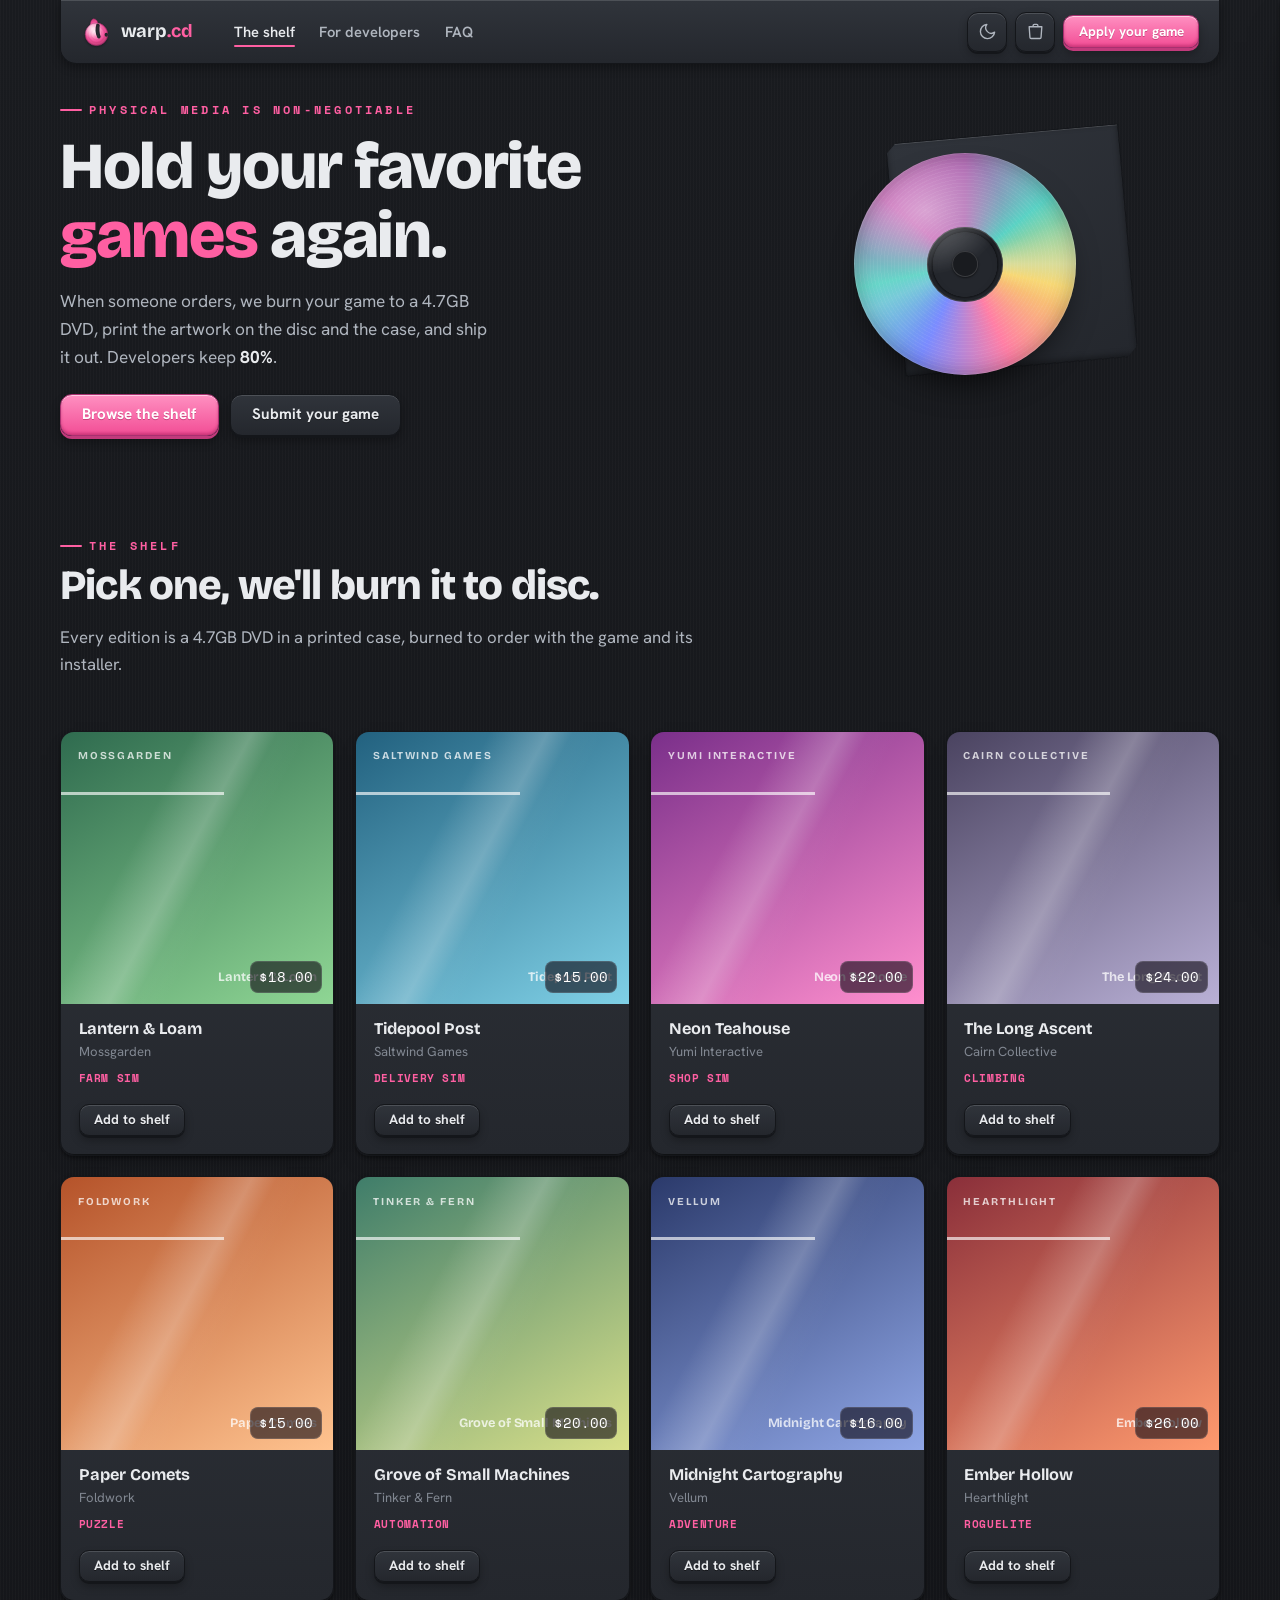
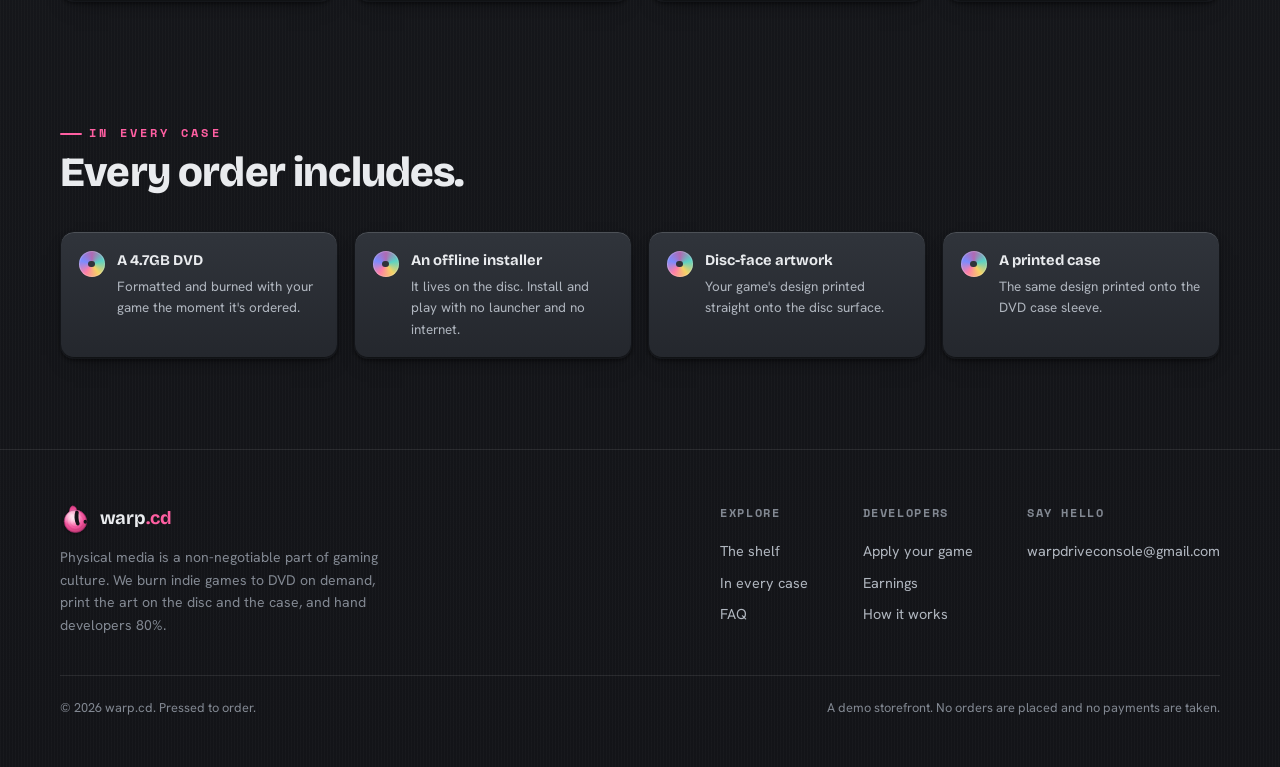
<file: index.html>
<!DOCTYPE html>
<html lang="en" data-theme="dark">
<head>
<meta charset="UTF-8">
<meta name="viewport" content="width=device-width, initial-scale=1.0">
<title>warp.cd · indie games pressed to disc</title>
<meta name="description" content="warp.cd burns indie games onto 4.7GB DVDs on demand, prints the art on the disc and case, and ships them. Developers keep 80% of net receipts.">
<link rel="preconnect" href="https://fonts.googleapis.com">
<link rel="preconnect" href="https://fonts.gstatic.com" crossorigin>
<link href="https://fonts.googleapis.com/css2?family=Bricolage+Grotesque:opsz,wght@12..96,400..800&family=Hanken+Grotesk:wght@400..700&family=Space+Mono:wght@400;700&display=swap" rel="stylesheet">
<link rel="icon" href="logo.svg" type="image/svg+xml">
<link rel="stylesheet" href="styles.css">
</head>
<body>

<header class="nav">
  <div class="nav__in">
    <a href="index.html" class="brand" aria-label="warp.cd home"><img class="brand__mark" src="logo.svg" alt=""><span>warp<span class="tld">.cd</span></span></a>
    <nav class="nav__links" id="navLinks" aria-label="Primary">
      <a class="nav__link" href="index.html" aria-current="page">The shelf</a>
      <a class="nav__link" href="developers.html">For developers</a>
      <a class="nav__link" href="faq.html">FAQ</a>
    </nav>
    <div class="nav__spacer"></div>
    <div class="nav__tools">
      <button class="icon-btn" id="themeBtn" aria-label="Switch theme"><svg id="themeIcon" viewBox="0 0 24 24" fill="none" stroke="currentColor" stroke-width="1.7" stroke-linecap="round" stroke-linejoin="round"></svg></button>
      <button class="icon-btn" id="shelfBtn" aria-label="Open your shelf">
        <svg viewBox="0 0 24 24" fill="none" stroke="currentColor" stroke-width="1.7" stroke-linecap="round" stroke-linejoin="round"><path d="M4 6h16M4 6l1 13.5a1.5 1.5 0 0 0 1.5 1.4h11a1.5 1.5 0 0 0 1.5-1.4L20 6M9 6V4.5A1.5 1.5 0 0 1 10.5 3h3A1.5 1.5 0 0 1 15 4.5V6"/></svg>
        <span class="shelf-count" id="shelfCount">0</span>
      </button>
      <a class="btn btn--primary btn--sm nav__cta" href="developers.html#apply">Apply your game</a>
      <button class="icon-btn nav__burger" id="burger" aria-label="Open menu" aria-expanded="false"><svg viewBox="0 0 24 24" fill="none" stroke="currentColor" stroke-width="1.8" stroke-linecap="round"><path d="M4 7h16M4 12h16M4 17h16"/></svg></button>
    </div>
  </div>
</header>

<main>
<section class="hero">
  <div class="hero__in">
    <div class="hero__copy">
      <span class="eyebrow">Physical media is non-negotiable</span>
      <h1 class="hero__title">Hold your favorite <span class="hl">games</span> again.</h1>
      <p class="hero__sub">When someone orders, we burn your game to a 4.7GB DVD, print the artwork on the disc and the case, and ship it out. Developers keep <strong>80%</strong>.</p>
      <div class="hero__cta">
        <a class="btn btn--primary" href="#shelf">Browse the shelf</a>
        <a class="btn btn--metal" href="developers.html#apply">Submit your game</a>
      </div>
    </div>
    <div class="disc-stage" aria-hidden="true">
      <div class="sleeve"></div>
      <div class="disc-wrap"><div class="disc"></div></div>
      <div class="disc-shine"></div>
      <div class="disc-hole"></div>
    </div>
  </div>
</section>

<section class="section" id="shelf">
  <div class="wrap">
    <div class="shelf-head reveal">
      <div class="section__head" style="margin-bottom:0">
        <span class="eyebrow">The shelf</span>
        <h2 class="section__title">Pick one, we'll burn it to disc.</h2>
        <p class="section__desc">Every edition is a 4.7GB DVD in a printed case, burned to order with the game and its installer.</p>
      </div>
    </div>
    <div class="grid" id="shelfGrid"></div>
  </div>
</section>

<section class="section" id="incl">
  <div class="wrap">
    <div class="section__head reveal">
      <span class="eyebrow">In every case</span>
      <h2 class="section__title">Every order includes.</h2>
    </div>
    <div class="incl reveal">
      <div class="incl__item"><span class="incl__disc"></span><div><div class="incl__t">A 4.7GB DVD</div><div class="incl__d">Formatted and burned with your game the moment it's ordered.</div></div></div>
      <div class="incl__item"><span class="incl__disc"></span><div><div class="incl__t">An offline installer</div><div class="incl__d">It lives on the disc. Install and play with no launcher and no internet.</div></div></div>
      <div class="incl__item"><span class="incl__disc"></span><div><div class="incl__t">Disc-face artwork</div><div class="incl__d">Your game's design printed straight onto the disc surface.</div></div></div>
      <div class="incl__item"><span class="incl__disc"></span><div><div class="incl__t">A printed case</div><div class="incl__d">The same design printed onto the DVD case sleeve.</div></div></div>
    </div>
  </div>
</section>
</main>

<footer class="footer">
  <div class="footer__in">
    <div class="footer__brand">
      <a href="index.html" class="brand" aria-label="warp.cd home"><img class="brand__mark" src="logo.svg" alt=""><span>warp<span class="tld">.cd</span></span></a>
      <p>Physical media is a non-negotiable part of gaming culture. We burn indie games to DVD on demand, print the art on the disc and the case, and hand developers 80%.</p>
    </div>
    <div class="footer__cols">
      <div class="footer__col"><h4>Explore</h4><a href="index.html">The shelf</a><a href="index.html#incl">In every case</a><a href="faq.html">FAQ</a></div>
      <div class="footer__col"><h4>Developers</h4><a href="developers.html#apply">Apply your game</a><a href="developers.html#split">Earnings</a><a href="developers.html#how">How it works</a></div>
      <div class="footer__col"><h4>Say hello</h4><a href="mailto:warpdriveconsole@gmail.com">warpdriveconsole@gmail.com</a></div>
    </div>
  </div>
  <div class="footer__legal"><span>© <span id="year">2026</span> warp.cd. Pressed to order.</span><span>A demo storefront. No orders are placed and no payments are taken.</span></div>
</footer>

<div class="scrim" id="scrim"></div>

<aside class="drawer" id="drawer" aria-label="Your shelf" aria-hidden="true">
  <div class="drawer__head"><h3>Your shelf</h3>
    <button class="icon-btn" id="drawerClose" aria-label="Close shelf"><svg viewBox="0 0 24 24" fill="none" stroke="currentColor" stroke-width="1.8" stroke-linecap="round"><path d="M6 6l12 12M18 6L6 18"/></svg></button>
  </div>
  <div class="drawer__body" id="drawerBody"></div>
  <div class="drawer__foot" id="drawerFoot" style="display:none">
    <div class="drawer__total"><span class="lbl">Subtotal</span><span class="amt mono" id="drawerTotal">$0.00</span></div>
    <p class="drawer__note">You pay shipping at checkout, usually about $7. Developers earn 80% of every copy.</p>
    <button class="btn btn--primary btn--block" id="checkoutBtn">Checkout</button>
  </div>
</aside>

<div class="modal" id="modal" aria-hidden="true" role="dialog" aria-modal="true">
  <div class="modal__card">
    <button class="modal__close" id="modalClose" aria-label="Close"><svg viewBox="0 0 24 24" fill="none" stroke="currentColor" stroke-width="1.8" stroke-linecap="round"><path d="M6 6l12 12M18 6L6 18"/></svg></button>
    <div class="modal__art" id="modalArt"><div class="m-spine" id="modalSpine"></div><div class="m-cd-wrap"><div class="m-cd"></div></div></div>
    <div class="modal__body">
      <span class="modal__tag" id="modalTag"></span>
      <h3 class="modal__title" id="modalTitle"></h3>
      <div class="modal__studio" id="modalStudio"></div>
      <p class="modal__desc" id="modalDesc"></p>
      <ul class="modal__incl">
        <li><b></b>A 4.7GB DVD, burned with the game on order</li>
        <li><b></b>Offline installer on the disc, no launcher needed</li>
        <li><b></b>Artwork printed on the disc and the case sleeve</li>
        <li><b></b>Ships worldwide. You pay shipping, usually about $7</li>
      </ul>
      <div class="modal__buy"><span class="modal__price mono" id="modalPrice"></span><button class="btn btn--primary" id="modalAdd">Add to shelf</button></div>
    </div>
  </div>
</div>

<div class="toasts" id="toasts" aria-live="polite"></div>
<script src="app.js" defer></script>
</body>
</html>
</file>
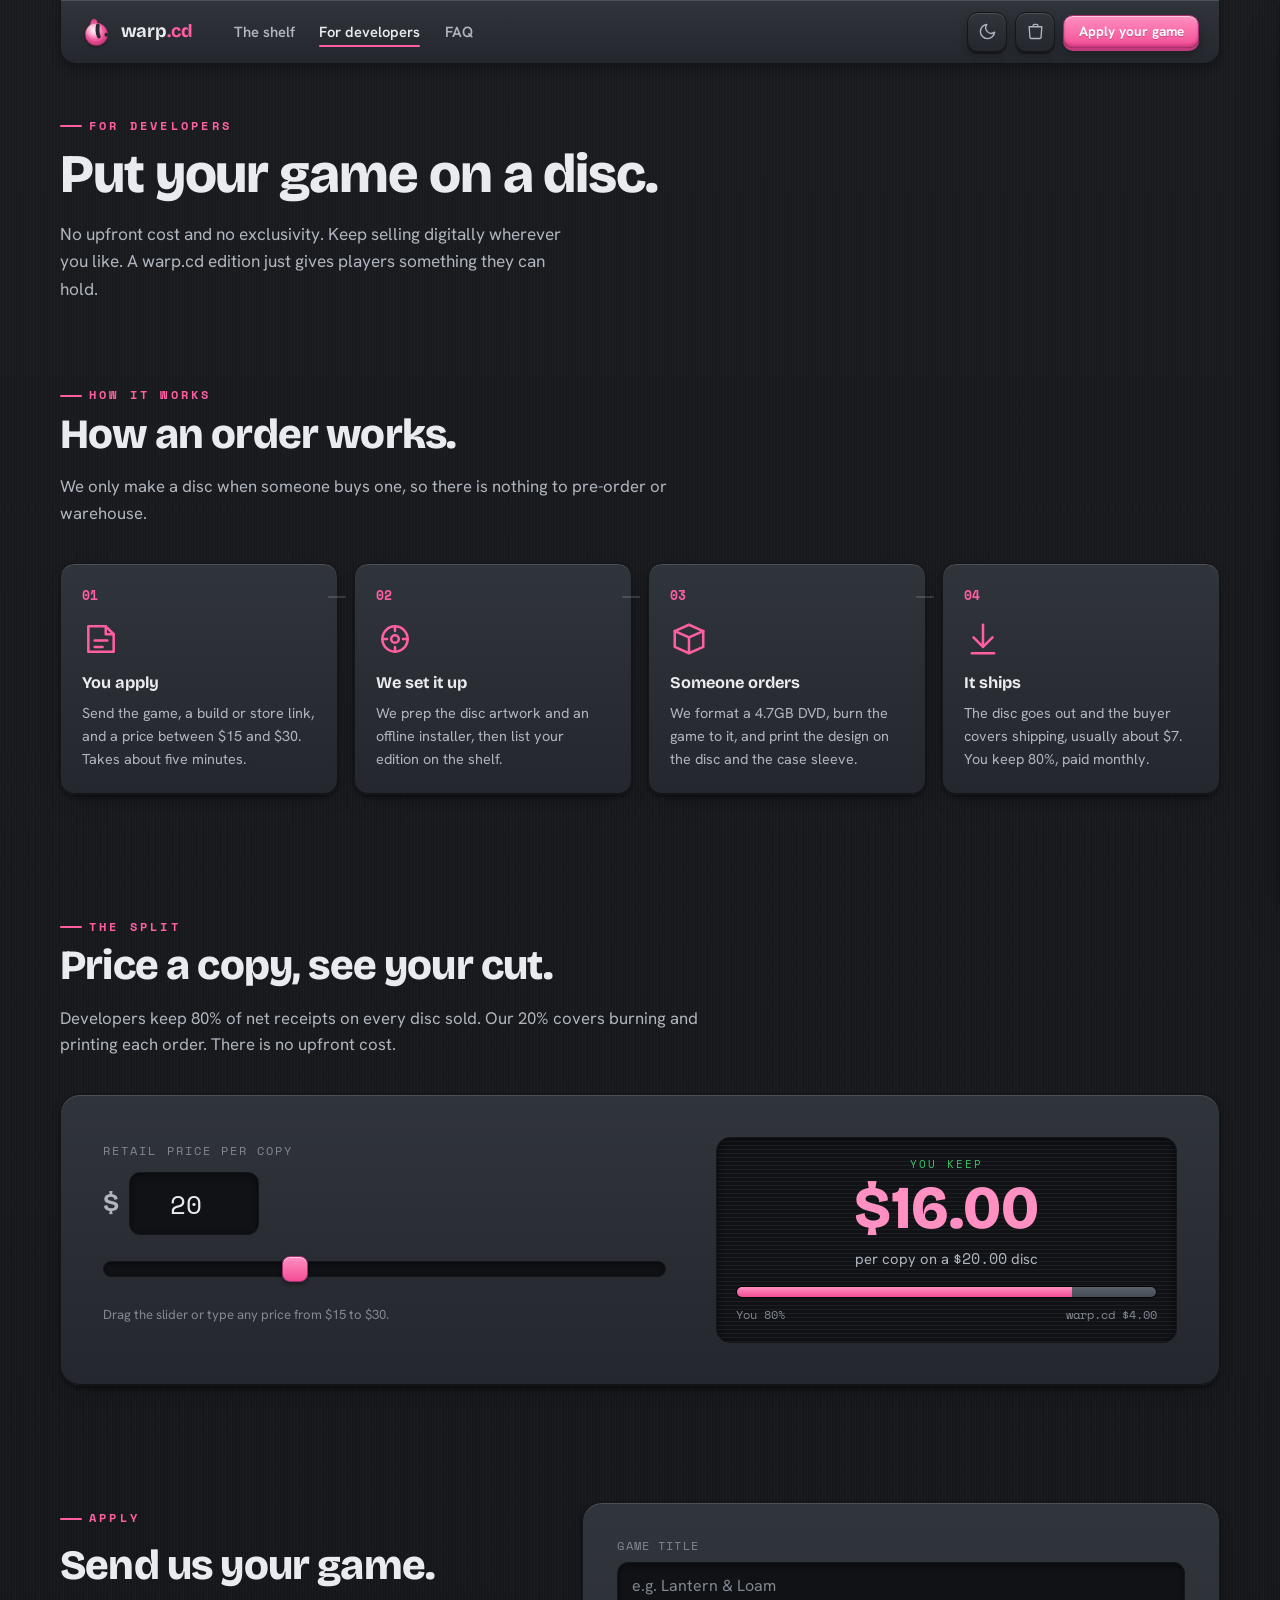
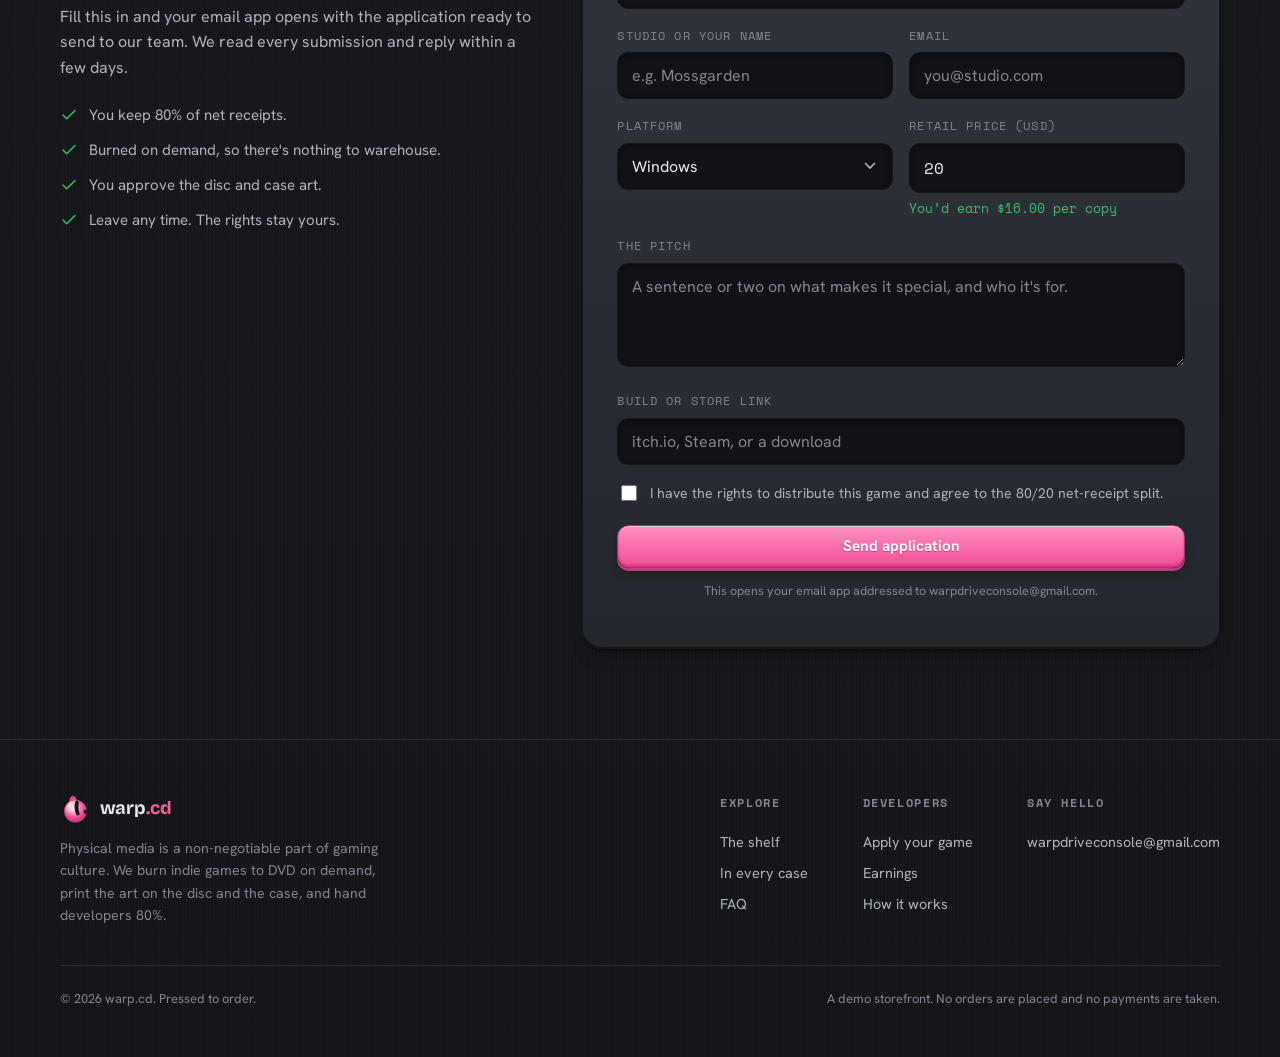
<file: developers.html>
<!DOCTYPE html>
<html lang="en" data-theme="dark">
<head>
<meta charset="UTF-8">
<meta name="viewport" content="width=device-width, initial-scale=1.0">
<title>For developers · warp.cd</title>
<meta name="description" content="Put your indie game on a disc with warp.cd. See how an order works, price a copy, and apply. Developers keep 80% of net receipts.">
<link rel="preconnect" href="https://fonts.googleapis.com">
<link rel="preconnect" href="https://fonts.gstatic.com" crossorigin>
<link href="https://fonts.googleapis.com/css2?family=Bricolage+Grotesque:opsz,wght@12..96,400..800&family=Hanken+Grotesk:wght@400..700&family=Space+Mono:wght@400;700&display=swap" rel="stylesheet">
<link rel="icon" href="logo.svg" type="image/svg+xml">
<link rel="stylesheet" href="styles.css">
</head>
<body>

<header class="nav">
  <div class="nav__in">
    <a href="index.html" class="brand" aria-label="warp.cd home"><img class="brand__mark" src="logo.svg" alt=""><span>warp<span class="tld">.cd</span></span></a>
    <nav class="nav__links" id="navLinks" aria-label="Primary">
      <a class="nav__link" href="index.html">The shelf</a>
      <a class="nav__link" href="developers.html" aria-current="page">For developers</a>
      <a class="nav__link" href="faq.html">FAQ</a>
    </nav>
    <div class="nav__spacer"></div>
    <div class="nav__tools">
      <button class="icon-btn" id="themeBtn" aria-label="Switch theme"><svg id="themeIcon" viewBox="0 0 24 24" fill="none" stroke="currentColor" stroke-width="1.7" stroke-linecap="round" stroke-linejoin="round"></svg></button>
      <button class="icon-btn" id="shelfBtn" aria-label="Open your shelf">
        <svg viewBox="0 0 24 24" fill="none" stroke="currentColor" stroke-width="1.7" stroke-linecap="round" stroke-linejoin="round"><path d="M4 6h16M4 6l1 13.5a1.5 1.5 0 0 0 1.5 1.4h11a1.5 1.5 0 0 0 1.5-1.4L20 6M9 6V4.5A1.5 1.5 0 0 1 10.5 3h3A1.5 1.5 0 0 1 15 4.5V6"/></svg>
        <span class="shelf-count" id="shelfCount">0</span>
      </button>
      <a class="btn btn--primary btn--sm nav__cta" href="#apply">Apply your game</a>
      <button class="icon-btn nav__burger" id="burger" aria-label="Open menu" aria-expanded="false"><svg viewBox="0 0 24 24" fill="none" stroke="currentColor" stroke-width="1.8" stroke-linecap="round"><path d="M4 7h16M4 12h16M4 17h16"/></svg></button>
    </div>
  </div>
</header>

<main>
<section class="page-head">
  <div class="wrap">
    <span class="eyebrow">For developers</span>
    <h1>Put your game on a disc.</h1>
    <p>No upfront cost and no exclusivity. Keep selling digitally wherever you like. A warp.cd edition just gives players something they can hold.</p>
  </div>
</section>

<section class="section" id="how">
  <div class="wrap">
    <div class="section__head reveal">
      <span class="eyebrow">How it works</span>
      <h2 class="section__title">How an order works.</h2>
      <p class="section__desc">We only make a disc when someone buys one, so there is nothing to pre-order or warehouse.</p>
    </div>
    <div class="steps reveal">
      <div class="step">
        <div class="step__n">01</div>
        <div class="step__ic"><svg viewBox="0 0 24 24" fill="none" stroke="currentColor" stroke-width="1.6" stroke-linecap="round" stroke-linejoin="round"><path d="M4 4h11l5 5v11H4z"/><path d="M15 4v5h5M8 13h8M8 17h5"/></svg></div>
        <div class="step__t">You apply</div>
        <div class="step__d">Send the game, a build or store link, and a price between $15 and $30. Takes about five minutes.</div>
        <div class="step__line"></div>
      </div>
      <div class="step">
        <div class="step__n">02</div>
        <div class="step__ic"><svg viewBox="0 0 24 24" fill="none" stroke="currentColor" stroke-width="1.6" stroke-linecap="round" stroke-linejoin="round"><circle cx="12" cy="12" r="8"/><circle cx="12" cy="12" r="2.4"/><path d="M12 4v3M12 17v3M4 12h3M17 12h3"/></svg></div>
        <div class="step__t">We set it up</div>
        <div class="step__d">We prep the disc artwork and an offline installer, then list your edition on the shelf.</div>
        <div class="step__line"></div>
      </div>
      <div class="step">
        <div class="step__n">03</div>
        <div class="step__ic"><svg viewBox="0 0 24 24" fill="none" stroke="currentColor" stroke-width="1.6" stroke-linecap="round" stroke-linejoin="round"><path d="M3 7l9-4 9 4-9 4-9-4z"/><path d="M3 7v10l9 4 9-4V7M12 11v10"/></svg></div>
        <div class="step__t">Someone orders</div>
        <div class="step__d">We format a 4.7GB DVD, burn the game to it, and print the design on the disc and the case sleeve.</div>
        <div class="step__line"></div>
      </div>
      <div class="step">
        <div class="step__n">04</div>
        <div class="step__ic"><svg viewBox="0 0 24 24" fill="none" stroke="currentColor" stroke-width="1.6" stroke-linecap="round" stroke-linejoin="round"><path d="M12 3v14M6 11l6 6 6-6"/><path d="M5 21h14"/></svg></div>
        <div class="step__t">It ships</div>
        <div class="step__d">The disc goes out and the buyer covers shipping, usually about $7. You keep 80%, paid monthly.</div>
        <div class="step__line"></div>
      </div>
    </div>
  </div>
</section>

<section class="section split" id="split">
  <div class="wrap">
    <div class="section__head reveal">
      <span class="eyebrow">The split</span>
      <h2 class="section__title">Price a copy, see your cut.</h2>
      <p class="section__desc">Developers keep 80% of net receipts on every disc sold. Our 20% covers burning and printing each order. There is no upfront cost.</p>
    </div>
    <div class="calc reveal">
      <div>
        <div class="calc__label">Retail price per copy</div>
        <div class="calc__price-row"><span class="calc__prefix">$</span><input class="calc__input mono" id="priceInput" type="number" min="15" max="30" step="1" value="20" inputmode="decimal" aria-label="Retail price in dollars"></div>
        <input class="calc__range" id="priceRange" type="range" min="15" max="30" step="1" value="20" aria-label="Retail price slider">
        <p class="calc__hint">Drag the slider or type any price from $15 to $30.</p>
      </div>
      <div class="payout">
        <div class="payout__cap">You keep</div>
        <div class="payout__num mono" id="devCut">$16.00</div>
        <div class="payout__sub">per copy on a <span class="mono" id="priceEcho">$20.00</span> disc</div>
        <div class="payout__bar" aria-hidden="true"><i class="dev" style="width:80%"></i><i class="us" style="width:20%"></i></div>
        <div class="payout__legend"><span>You 80%</span><span id="warpCut">warp.cd $4.00</span></div>
      </div>
    </div>
  </div>
</section>

<section class="section" id="apply">
  <div class="wrap">
    <div class="apply__grid">
      <aside class="apply__aside reveal">
        <span class="eyebrow">Apply</span>
        <h2>Send us your game.</h2>
        <p>Fill this in and your email app opens with the application ready to send to our team. We read every submission and reply within a few days.</p>
        <ul class="aside-list">
          <li><svg viewBox="0 0 24 24" fill="none" stroke="currentColor" stroke-width="2" stroke-linecap="round" stroke-linejoin="round"><path d="M20 6L9 17l-5-5"/></svg>You keep 80% of net receipts.</li>
          <li><svg viewBox="0 0 24 24" fill="none" stroke="currentColor" stroke-width="2" stroke-linecap="round" stroke-linejoin="round"><path d="M20 6L9 17l-5-5"/></svg>Burned on demand, so there's nothing to warehouse.</li>
          <li><svg viewBox="0 0 24 24" fill="none" stroke="currentColor" stroke-width="2" stroke-linecap="round" stroke-linejoin="round"><path d="M20 6L9 17l-5-5"/></svg>You approve the disc and case art.</li>
          <li><svg viewBox="0 0 24 24" fill="none" stroke="currentColor" stroke-width="2" stroke-linecap="round" stroke-linejoin="round"><path d="M20 6L9 17l-5-5"/></svg>Leave any time. The rights stay yours.</li>
        </ul>
      </aside>

      <div class="form reveal">
        <form id="applyForm" novalidate>
          <div class="field">
            <label for="fGame">Game title</label>
            <input class="control" id="fGame" name="game" placeholder="e.g. Lantern &amp; Loam" required>
            <div class="err">Tell us what the game is called.</div>
          </div>
          <div class="field field--row">
            <div><label for="fStudio">Studio or your name</label><input class="control" id="fStudio" name="studio" placeholder="e.g. Mossgarden" required><div class="err">We need a name for the credits.</div></div>
            <div><label for="fEmail">Email</label><input class="control" id="fEmail" name="email" type="email" placeholder="you@studio.com" required><div class="err">Enter an email we can reply to.</div></div>
          </div>
          <div class="field field--row">
            <div><label for="fPlatform">Platform</label><select class="control" id="fPlatform" name="platform"><option>Windows</option><option>macOS</option><option>Linux</option><option>Windows + macOS</option><option>All three</option></select></div>
            <div><label for="fPrice">Retail price (USD)</label><input class="control mono" id="fPrice" name="price" type="number" min="15" max="30" step="1" value="20" required><div class="earn-echo" id="formEarn">You'd earn $16.00 per copy</div></div>
          </div>
          <div class="field"><label for="fPitch">The pitch</label><textarea class="control" id="fPitch" name="pitch" placeholder="A sentence or two on what makes it special, and who it's for." required></textarea><div class="err">A line or two helps us picture the edition.</div></div>
          <div class="field"><label for="fLink">Build or store link</label><input class="control" id="fLink" name="link" placeholder="itch.io, Steam, or a download" required><div class="err">Add a link so we can play it.</div></div>
          <label class="agree"><input type="checkbox" id="fAgree"> I have the rights to distribute this game and agree to the 80/20 net-receipt split.</label>
          <div class="form__actions"><button class="btn btn--primary btn--block" type="submit">Send application</button><p class="form-note">This opens your email app addressed to warpdriveconsole@gmail.com.</p></div>
        </form>
        <div class="success" id="applySuccess" role="status">
          <div class="success__disc"></div>
          <h3>Application ready to send.</h3>
          <p id="successMsg">Your email app should open with the application ready to send. If it does not, email us directly and quote this reference.</p>
          <div class="ref" id="applyRef">WCD-0000</div>
          <p class="form-note" style="margin-top:-.5rem;margin-bottom:1.2rem">Didn't open automatically? <a id="applyMailLink" href="#" style="color:var(--pink);font-weight:700">Open your email app</a>.</p>
          <button class="btn btn--metal btn--sm" id="applyAnother">Submit another game</button>
        </div>
      </div>
    </div>
  </div>
</section>
</main>

<footer class="footer">
  <div class="footer__in">
    <div class="footer__brand">
      <a href="index.html" class="brand" aria-label="warp.cd home"><img class="brand__mark" src="logo.svg" alt=""><span>warp<span class="tld">.cd</span></span></a>
      <p>Physical media is a non-negotiable part of gaming culture. We burn indie games to DVD on demand, print the art on the disc and the case, and hand developers 80%.</p>
    </div>
    <div class="footer__cols">
      <div class="footer__col"><h4>Explore</h4><a href="index.html">The shelf</a><a href="index.html#incl">In every case</a><a href="faq.html">FAQ</a></div>
      <div class="footer__col"><h4>Developers</h4><a href="#apply">Apply your game</a><a href="#split">Earnings</a><a href="#how">How it works</a></div>
      <div class="footer__col"><h4>Say hello</h4><a href="mailto:warpdriveconsole@gmail.com">warpdriveconsole@gmail.com</a></div>
    </div>
  </div>
  <div class="footer__legal"><span>© <span id="year">2026</span> warp.cd. Pressed to order.</span><span>A demo storefront. No orders are placed and no payments are taken.</span></div>
</footer>

<div class="scrim" id="scrim"></div>
<aside class="drawer" id="drawer" aria-label="Your shelf" aria-hidden="true">
  <div class="drawer__head"><h3>Your shelf</h3><button class="icon-btn" id="drawerClose" aria-label="Close shelf"><svg viewBox="0 0 24 24" fill="none" stroke="currentColor" stroke-width="1.8" stroke-linecap="round"><path d="M6 6l12 12M18 6L6 18"/></svg></button></div>
  <div class="drawer__body" id="drawerBody"></div>
  <div class="drawer__foot" id="drawerFoot" style="display:none">
    <div class="drawer__total"><span class="lbl">Subtotal</span><span class="amt mono" id="drawerTotal">$0.00</span></div>
    <p class="drawer__note">You pay shipping at checkout, usually about $7. Developers earn 80% of every copy.</p>
    <button class="btn btn--primary btn--block" id="checkoutBtn">Checkout</button>
  </div>
</aside>
<div class="toasts" id="toasts" aria-live="polite"></div>
<script src="app.js" defer></script>
</body>
</html>
</file>
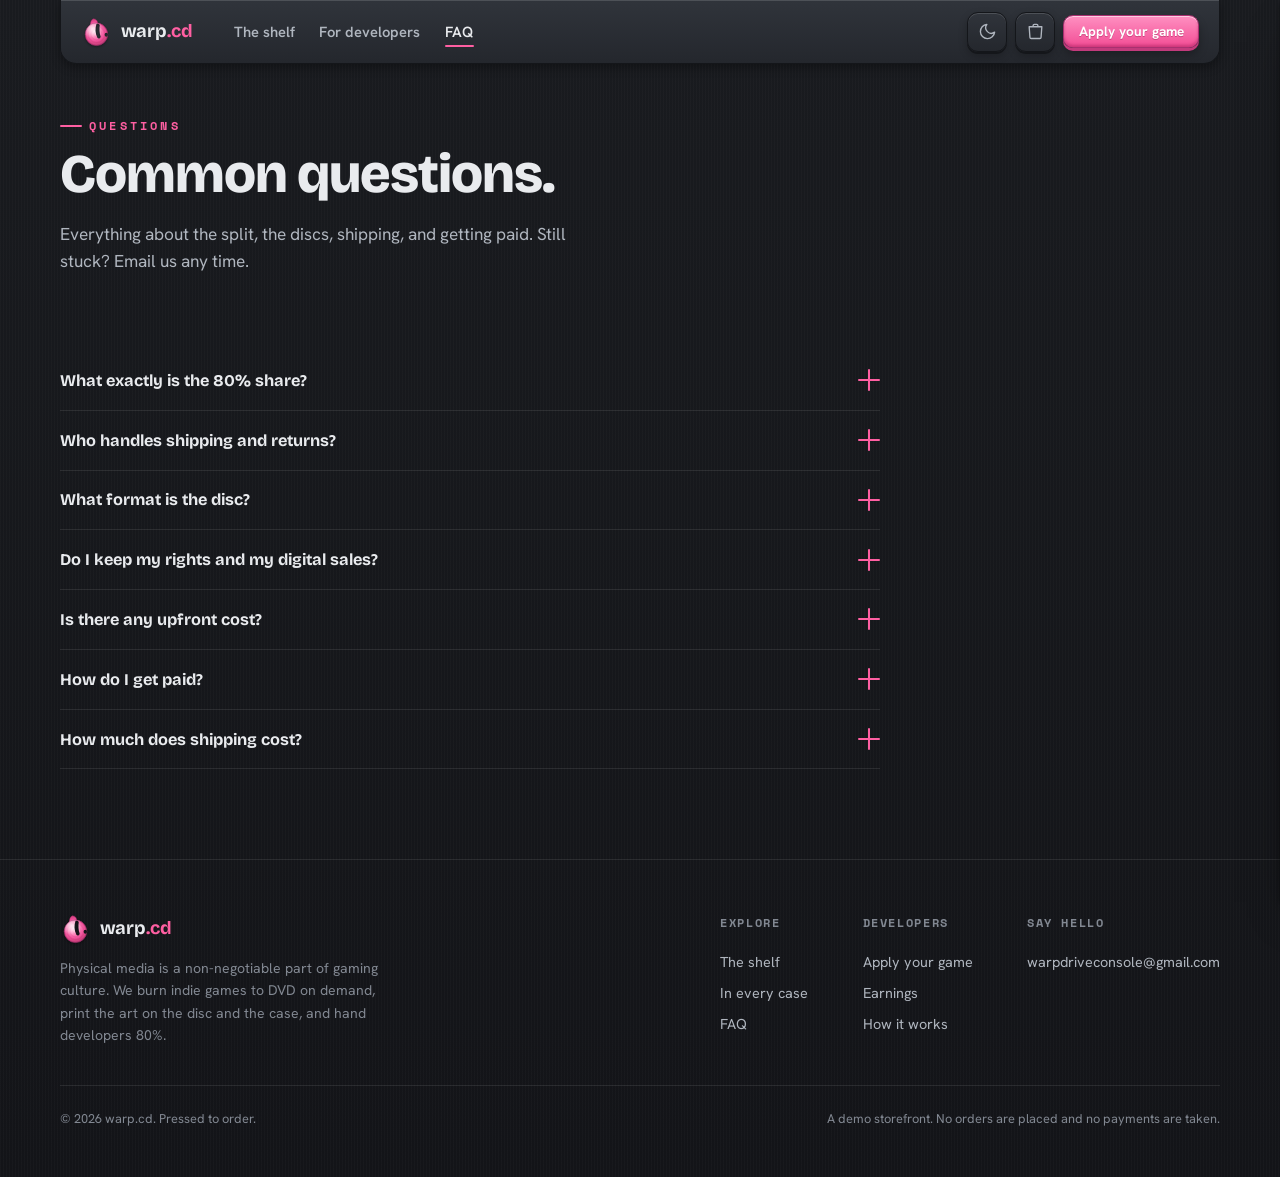
<file: faq.html>
<!DOCTYPE html>
<html lang="en" data-theme="dark">
<head>
<meta charset="UTF-8">
<meta name="viewport" content="width=device-width, initial-scale=1.0">
<title>FAQ · warp.cd</title>
<meta name="description" content="Common questions about warp.cd: the 80% share, shipping, disc format, rights, and payouts.">
<link rel="preconnect" href="https://fonts.googleapis.com">
<link rel="preconnect" href="https://fonts.gstatic.com" crossorigin>
<link href="https://fonts.googleapis.com/css2?family=Bricolage+Grotesque:opsz,wght@12..96,400..800&family=Hanken+Grotesk:wght@400..700&family=Space+Mono:wght@400;700&display=swap" rel="stylesheet">
<link rel="icon" href="logo.svg" type="image/svg+xml">
<link rel="stylesheet" href="styles.css">
</head>
<body>

<header class="nav">
  <div class="nav__in">
    <a href="index.html" class="brand" aria-label="warp.cd home"><img class="brand__mark" src="logo.svg" alt=""><span>warp<span class="tld">.cd</span></span></a>
    <nav class="nav__links" id="navLinks" aria-label="Primary">
      <a class="nav__link" href="index.html">The shelf</a>
      <a class="nav__link" href="developers.html">For developers</a>
      <a class="nav__link" href="faq.html" aria-current="page">FAQ</a>
    </nav>
    <div class="nav__spacer"></div>
    <div class="nav__tools">
      <button class="icon-btn" id="themeBtn" aria-label="Switch theme"><svg id="themeIcon" viewBox="0 0 24 24" fill="none" stroke="currentColor" stroke-width="1.7" stroke-linecap="round" stroke-linejoin="round"></svg></button>
      <button class="icon-btn" id="shelfBtn" aria-label="Open your shelf">
        <svg viewBox="0 0 24 24" fill="none" stroke="currentColor" stroke-width="1.7" stroke-linecap="round" stroke-linejoin="round"><path d="M4 6h16M4 6l1 13.5a1.5 1.5 0 0 0 1.5 1.4h11a1.5 1.5 0 0 0 1.5-1.4L20 6M9 6V4.5A1.5 1.5 0 0 1 10.5 3h3A1.5 1.5 0 0 1 15 4.5V6"/></svg>
        <span class="shelf-count" id="shelfCount">0</span>
      </button>
      <a class="btn btn--primary btn--sm nav__cta" href="developers.html#apply">Apply your game</a>
      <button class="icon-btn nav__burger" id="burger" aria-label="Open menu" aria-expanded="false"><svg viewBox="0 0 24 24" fill="none" stroke="currentColor" stroke-width="1.8" stroke-linecap="round"><path d="M4 7h16M4 12h16M4 17h16"/></svg></button>
    </div>
  </div>
</header>

<main>
<section class="page-head">
  <div class="wrap">
    <span class="eyebrow">Questions</span>
    <h1>Common questions.</h1>
    <p>Everything about the split, the discs, shipping, and getting paid. Still stuck? Email us any time.</p>
  </div>
</section>

<section class="section">
  <div class="wrap">
    <div class="faq reveal" id="faqList">
      <div class="qa"><button class="qa__q" aria-expanded="false">What exactly is the 80% share?<span class="plus"></span></button><div class="qa__a"><p>You receive 80% of net receipts on every copy sold. That is the sale price after payment-processing fees. A $20 disc pays you $16. Our 20% covers burning and printing each disc and running the shop.</p></div></div>
      <div class="qa"><button class="qa__q" aria-expanded="false">Who handles shipping and returns?<span class="plus"></span></button><div class="qa__a"><p>We print and ship every order. Buyers pay shipping at checkout, usually around $7 depending on where it is going. We handle support and any returns, so you never touch a padded envelope.</p></div></div>
      <div class="qa"><button class="qa__q" aria-expanded="false">What format is the disc?<span class="plus"></span></button><div class="qa__a"><p>A 4.7GB DVD. When you order, we format a fresh disc, burn the game with its offline installer, and print the artwork onto the disc and the case sleeve.</p></div></div>
      <div class="qa"><button class="qa__q" aria-expanded="false">Do I keep my rights and my digital sales?<span class="plus"></span></button><div class="qa__a"><p>Always. There is no exclusivity. Keep selling on Steam, itch, or anywhere else. A warp.cd edition is simply another way for people to own your game, and you can pull the edition whenever you like.</p></div></div>
      <div class="qa"><button class="qa__q" aria-expanded="false">Is there any upfront cost?<span class="plus"></span></button><div class="qa__a"><p>None. Because we burn on demand, there is nothing to pre-order or warehouse. We only make a disc when someone buys one, so there is no risk of unsold stock.</p></div></div>
      <div class="qa"><button class="qa__q" aria-expanded="false">How do I get paid?<span class="plus"></span></button><div class="qa__a"><p>Payouts go out monthly with a clear statement of copies sold and receipts. Set a threshold that suits you, and we send your share by your preferred method.</p></div></div>
      <div class="qa"><button class="qa__q" aria-expanded="false">How much does shipping cost?<span class="plus"></span></button><div class="qa__a"><p>The buyer pays shipping at checkout. It is usually about $7, but it varies with the destination and the shipping method chosen.</p></div></div>
    </div>
  </div>
</section>
</main>

<footer class="footer">
  <div class="footer__in">
    <div class="footer__brand">
      <a href="index.html" class="brand" aria-label="warp.cd home"><img class="brand__mark" src="logo.svg" alt=""><span>warp<span class="tld">.cd</span></span></a>
      <p>Physical media is a non-negotiable part of gaming culture. We burn indie games to DVD on demand, print the art on the disc and the case, and hand developers 80%.</p>
    </div>
    <div class="footer__cols">
      <div class="footer__col"><h4>Explore</h4><a href="index.html">The shelf</a><a href="index.html#incl">In every case</a><a href="faq.html">FAQ</a></div>
      <div class="footer__col"><h4>Developers</h4><a href="developers.html#apply">Apply your game</a><a href="developers.html#split">Earnings</a><a href="developers.html#how">How it works</a></div>
      <div class="footer__col"><h4>Say hello</h4><a href="mailto:warpdriveconsole@gmail.com">warpdriveconsole@gmail.com</a></div>
    </div>
  </div>
  <div class="footer__legal"><span>© <span id="year">2026</span> warp.cd. Pressed to order.</span><span>A demo storefront. No orders are placed and no payments are taken.</span></div>
</footer>

<div class="scrim" id="scrim"></div>
<aside class="drawer" id="drawer" aria-label="Your shelf" aria-hidden="true">
  <div class="drawer__head"><h3>Your shelf</h3><button class="icon-btn" id="drawerClose" aria-label="Close shelf"><svg viewBox="0 0 24 24" fill="none" stroke="currentColor" stroke-width="1.8" stroke-linecap="round"><path d="M6 6l12 12M18 6L6 18"/></svg></button></div>
  <div class="drawer__body" id="drawerBody"></div>
  <div class="drawer__foot" id="drawerFoot" style="display:none">
    <div class="drawer__total"><span class="lbl">Subtotal</span><span class="amt mono" id="drawerTotal">$0.00</span></div>
    <p class="drawer__note">You pay shipping at checkout, usually about $7. Developers earn 80% of every copy.</p>
    <button class="btn btn--primary btn--block" id="checkoutBtn">Checkout</button>
  </div>
</aside>
<div class="toasts" id="toasts" aria-live="polite"></div>
<script src="app.js" defer></script>
</body>
</html>
</file>
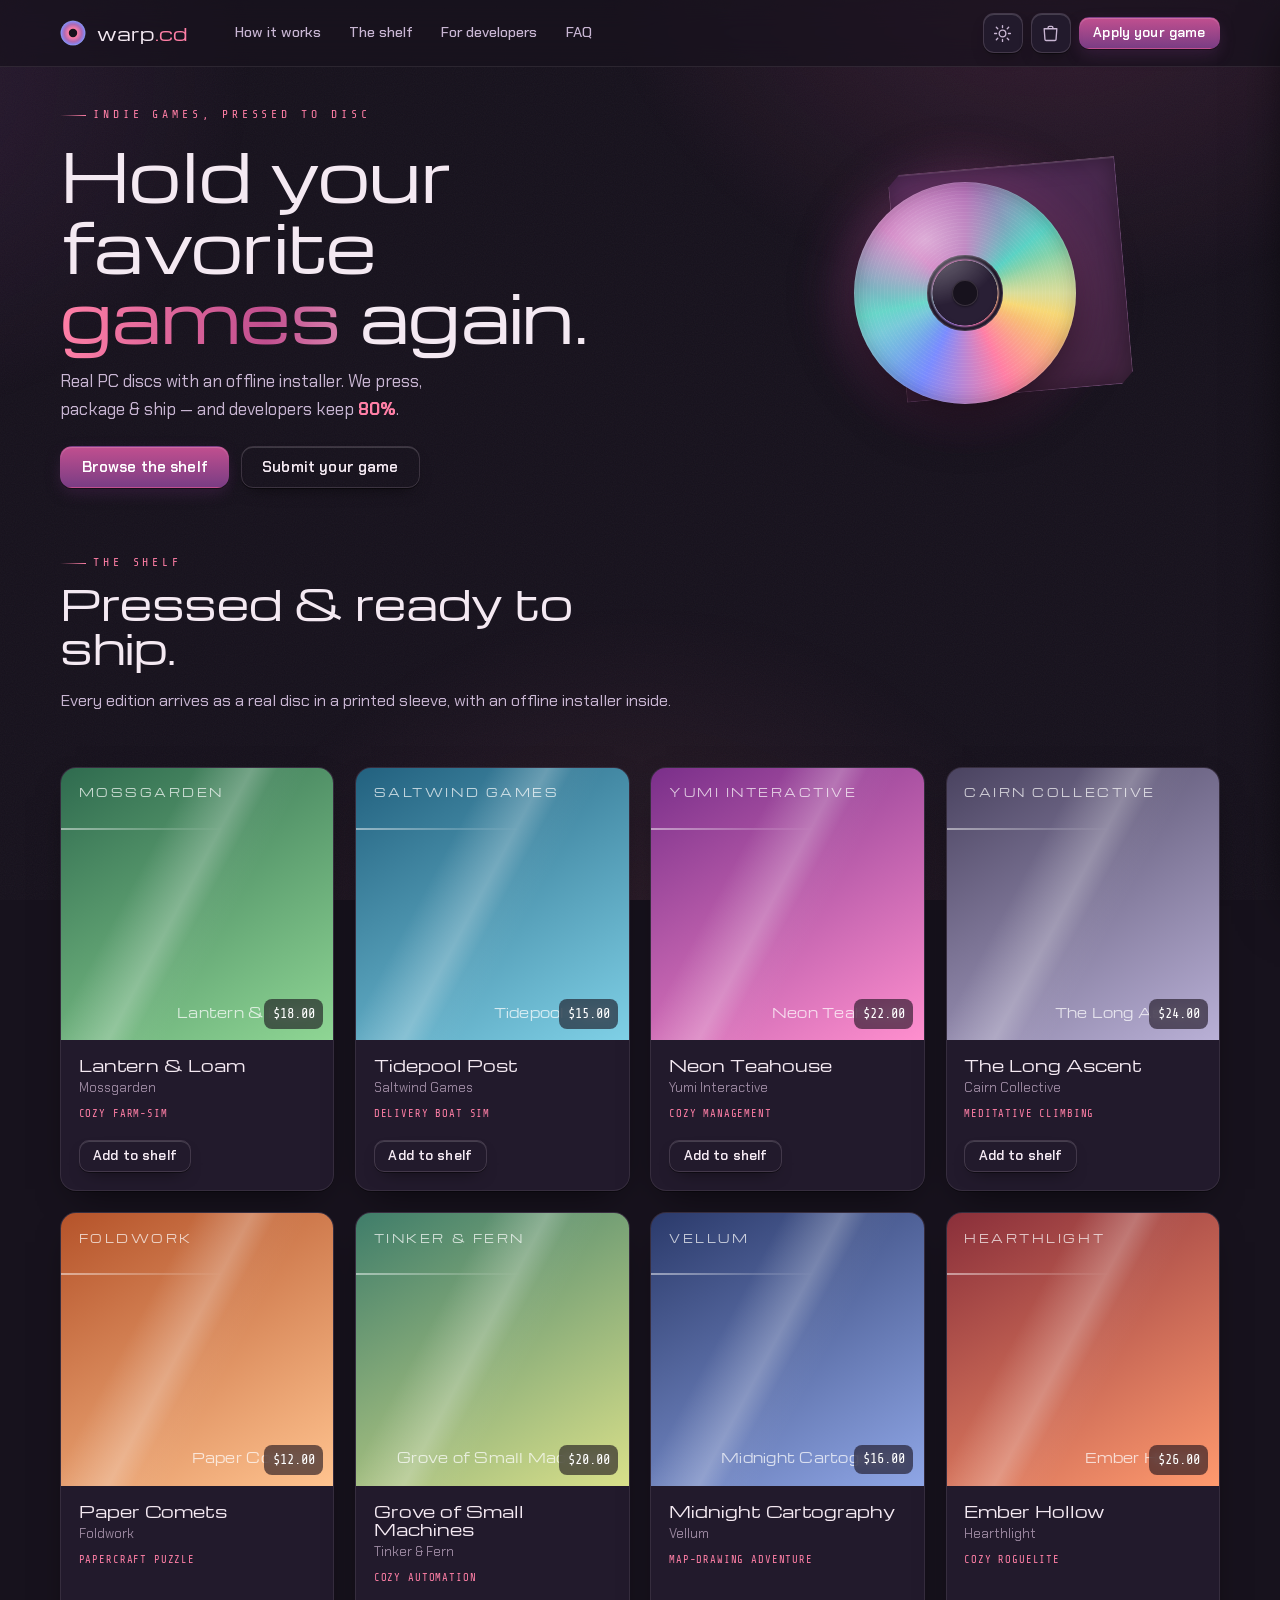
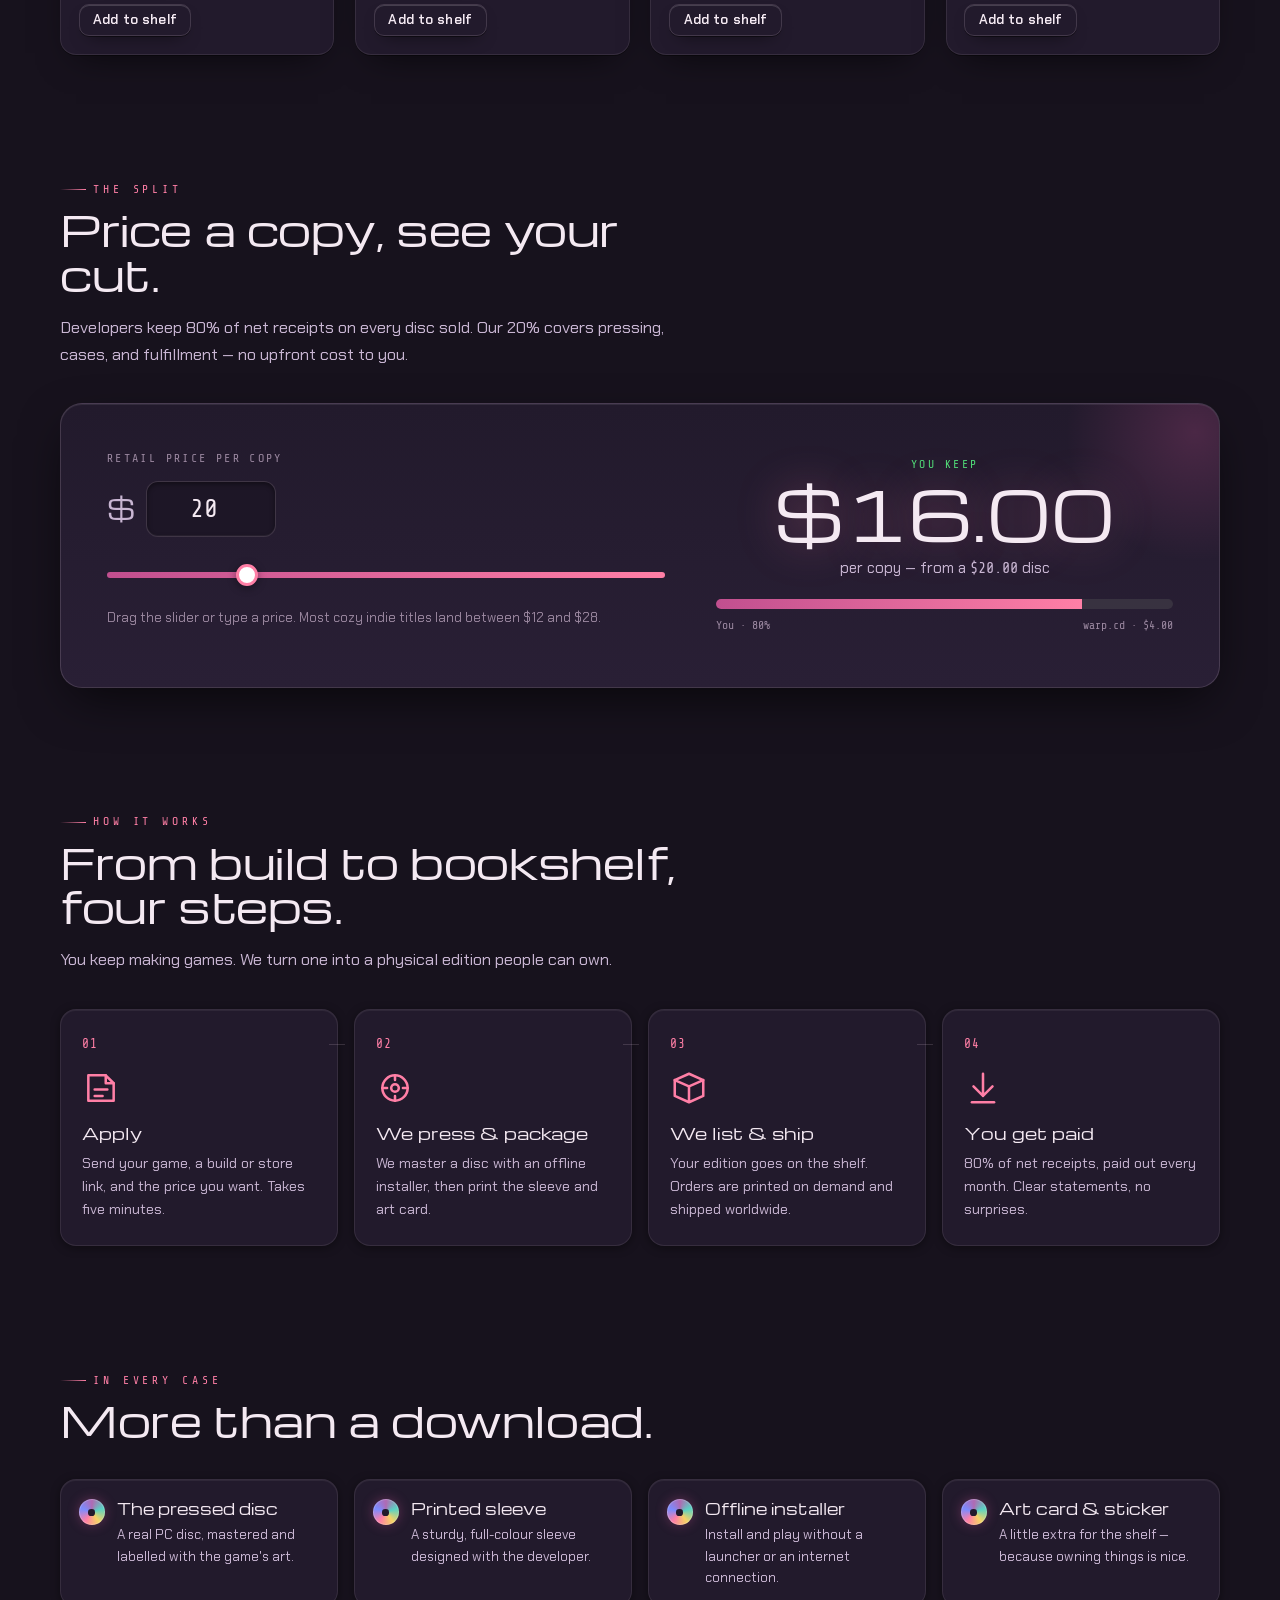
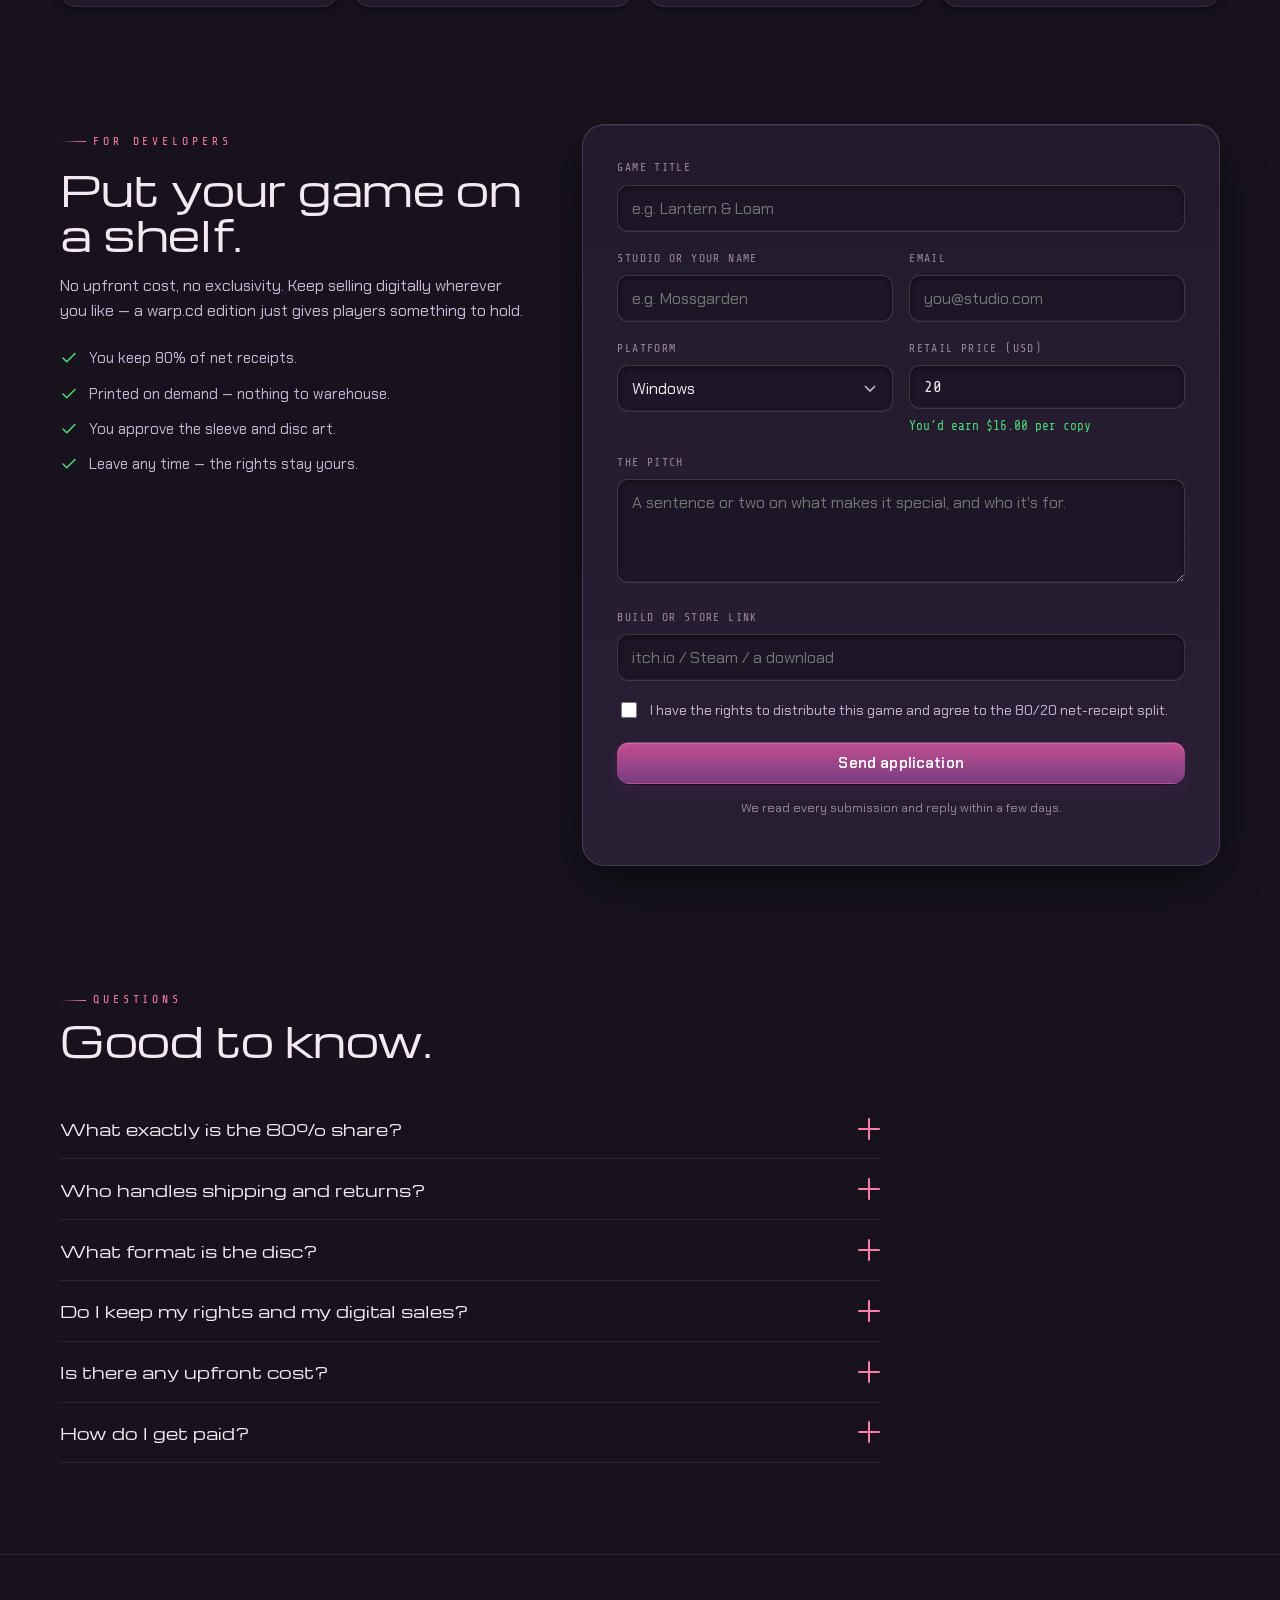
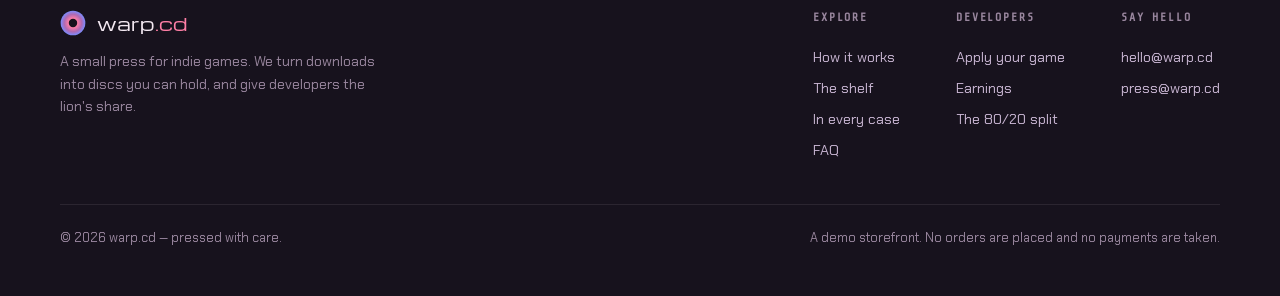
<file: warp.cd.html>
<!DOCTYPE html>
<html lang="en" data-theme="dark">
<head>
<meta charset="UTF-8">
<meta name="viewport" content="width=device-width, initial-scale=1.0">
<title>warp.cd — indie games, pressed to disc</title>
<meta name="description" content="warp.cd presses indie games onto real PC discs with an installer, then sells and ships them. Developers keep 80% of net receipts.">
<link rel="preconnect" href="https://fonts.googleapis.com">
<link rel="preconnect" href="https://fonts.gstatic.com" crossorigin>
<link href="https://fonts.googleapis.com/css2?family=Michroma&family=Chakra+Petch:wght@300;400;500;600;700&family=Share+Tech+Mono&display=swap" rel="stylesheet">
<style>
/* =========================================================================
   warp.cd — tokens
   Three-accent ramp (deep→mid→hot glow), warmed for coziness.
   Iridescence is reserved exclusively for disc elements (the signature).
   ========================================================================= */
:root{
  --z:'Michroma','Century Gothic','Futura',system-ui,sans-serif;      /* display */
  --zb:'Chakra Petch',ui-sans-serif,system-ui,'Segoe UI',sans-serif;   /* body/ui */
  --zm:'Share Tech Mono',ui-monospace,'SFMono-Regular',Menlo,monospace;/* data */

  /* dark, warm-plum default */
  --bg:#17121d;
  --bg-2:#1d1626;
  --panel:#221a2c;
  --panel-2:#291f35;
  --line:rgba(255,225,245,.09);
  --line-2:rgba(255,225,245,.15);

  --ink:#f4e9f2;
  --ink-soft:#c9b6d3;
  --ink-mute:#9a879f;

  /* accent ramp */
  --acc1:122,61,132;    /* mulberry (deep base)  */
  --acc2:193,79,143;    /* rosy magenta (mid)    */
  --acc3:255,127,166;   /* warm pink (hot glow)  */
  --acc3-hi:#ffd0dd;

  --ok:80,220,120;
  --danger:224,86,86;

  --radius:16px;
  --radius-lg:22px;
  --chamfer:12px;                 /* corner cut for machined panels */
  --clip-panel:polygon(var(--chamfer) 0,100% 0,100% calc(100% - var(--chamfer)),calc(100% - var(--chamfer)) 100%,0 100%,0 var(--chamfer));

  --ease-spring:cubic-bezier(.34,1.56,.64,1);
  --ease-glide:cubic-bezier(.22,.61,.36,1);
  --shadow-1:0 2px 10px rgba(0,0,0,.4);
  --shadow-2:0 18px 50px -12px rgba(0,0,0,.7);
  --glow:0 0 40px rgba(var(--acc2),.28);

  --wrap:min(1160px,92vw);
}

[data-theme="light"]{
  --bg:#f5ede1;
  --bg-2:#efe5d6;
  --panel:#fffaf2;
  --panel-2:#fbf3e7;
  --line:rgba(58,38,54,.12);
  --line-2:rgba(58,38,54,.2);

  --ink:#2a2130;
  --ink-soft:#5a4a5e;
  --ink-mute:#87768c;

  --acc1:106,52,117;
  --acc2:178,63,134;
  --acc3:224,74,138;
  --acc3-hi:#7a2f57;

  --shadow-1:0 2px 10px rgba(58,38,54,.10);
  --shadow-2:0 22px 50px -18px rgba(58,38,54,.28);
  --glow:0 0 34px rgba(var(--acc2),.20);
}

/* =========================================================================
   base
   ========================================================================= */
*{box-sizing:border-box}
html{scroll-behavior:smooth}
@media (prefers-reduced-motion:reduce){html{scroll-behavior:auto}}
body{
  margin:0;
  background:var(--bg);
  color:var(--ink);
  font-family:var(--zb);
  font-weight:400;
  line-height:1.6;
  -webkit-font-smoothing:antialiased;
  overflow-x:hidden;
  position:relative;
}
/* cozy ambient glow pools + fine grain */
body::before{
  content:"";position:fixed;inset:0;z-index:-2;pointer-events:none;
  background:
    radial-gradient(60vw 50vw at 82% -8%, rgba(var(--acc2),.20), transparent 60%),
    radial-gradient(48vw 44vw at -10% 8%, rgba(var(--acc1),.22), transparent 62%),
    radial-gradient(60vw 60vw at 50% 118%, rgba(var(--acc3),.12), transparent 60%);
}
body::after{
  content:"";position:fixed;inset:0;z-index:-1;pointer-events:none;opacity:.04;
  background-image:url("data:image/svg+xml,%3Csvg xmlns='http://www.w3.org/2000/svg' width='140' height='140'%3E%3Cfilter id='n'%3E%3CfeTurbulence type='fractalNoise' baseFrequency='.9' numOctaves='2'/%3E%3C/filter%3E%3Crect width='100%25' height='100%25' filter='url(%23n)'/%3E%3C/svg%3E");
}
a{color:inherit;text-decoration:none}
img{max-width:100%;display:block}
button{font-family:inherit;cursor:pointer;border:none;background:none;color:inherit}
input,select,textarea{font-family:inherit;font-size:1rem;color:inherit}
::selection{background:rgba(var(--acc3),.35);color:var(--ink)}
:focus-visible{outline:2px solid rgb(var(--acc3));outline-offset:3px;border-radius:6px}

.wrap{width:var(--wrap);margin-inline:auto}
.eyebrow{
  font-family:var(--zm);font-size:.72rem;letter-spacing:.34em;text-transform:uppercase;
  color:rgb(var(--acc3));display:inline-flex;align-items:center;gap:.6em;
}
.eyebrow::before{content:"";width:26px;height:1px;background:linear-gradient(90deg,transparent,rgb(var(--acc3)))}
h1,h2,h3{font-family:var(--z);font-weight:400;line-height:1.08;letter-spacing:-.01em;margin:0}
.mono{font-family:var(--zm)}
.mute{color:var(--ink-mute)}

.section{padding:clamp(46px,6.5vh,84px) 0;position:relative}
.section__head{max-width:640px;margin-bottom:clamp(26px,4vh,44px)}
.section__title{font-size:clamp(1.7rem,3.4vw,2.6rem);margin:.5rem 0 .7rem}
.section__desc{color:var(--ink-soft);font-size:1.05rem}

/* =========================================================================
   buttons
   ========================================================================= */
.btn{
  --b:var(--panel);
  display:inline-flex;align-items:center;gap:.55em;justify-content:center;
  padding:.82em 1.35em;border-radius:12px;font-weight:600;font-size:.95rem;
  letter-spacing:.01em;line-height:1;white-space:nowrap;
  transition:transform .12s var(--ease-spring),box-shadow .18s,background .18s,color .18s,border-color .18s;
  border:1px solid var(--line-2);background:var(--b);color:var(--ink);
}
.btn svg{width:1.05em;height:1.05em}
.btn:hover{transform:translateY(-2px)}
.btn:active{transform:translateY(0)}
.btn--primary{
  --b:linear-gradient(180deg,rgb(var(--acc2)),rgb(var(--acc1)));
  color:#fff;border-color:transparent;
  box-shadow:0 6px 18px -4px rgba(var(--acc1),.7),inset 0 1px 0 rgba(255,255,255,.25);
}
.btn--primary:hover{box-shadow:0 12px 30px -6px rgba(var(--acc2),.8),inset 0 1px 0 rgba(255,255,255,.3)}
.btn--ghost{background:transparent}
.btn--ghost:hover{border-color:rgb(var(--acc3));color:rgb(var(--acc3))}
.btn--sm{padding:.6em 1em;font-size:.85rem;border-radius:10px}
.btn--block{width:100%}

/* =========================================================================
   nav
   ========================================================================= */
.nav{
  position:sticky;top:0;z-index:60;
  backdrop-filter:blur(14px) saturate(1.2);
  background:color-mix(in srgb,var(--bg) 74%,transparent);
  border-bottom:1px solid var(--line);
}
.nav__in{width:var(--wrap);margin-inline:auto;display:flex;align-items:center;gap:1.2rem;height:66px}
.brand{display:flex;align-items:center;gap:.7rem;font-family:var(--z);font-size:1.12rem;letter-spacing:.02em}
.brand__dot{width:26px;height:26px;flex:0 0 auto}
.brand b{font-weight:400}
.brand .tld{color:rgb(var(--acc3))}
.nav__links{display:flex;gap:.3rem;margin-left:1rem}
.nav__link{
  padding:.5em .8em;border-radius:9px;color:var(--ink-soft);font-size:.92rem;font-weight:500;
  transition:color .15s,background .15s;
}
.nav__link:hover{color:var(--ink);background:rgba(var(--acc2),.12)}
.nav__spacer{flex:1}
.nav__tools{display:flex;align-items:center;gap:.5rem}
.icon-btn{
  width:40px;height:40px;border-radius:11px;display:grid;place-items:center;
  border:1px solid var(--line-2);background:var(--panel);color:var(--ink-soft);
  transition:transform .12s var(--ease-spring),color .15s,border-color .15s,background .15s;
  position:relative;
}
.icon-btn:hover{color:rgb(var(--acc3));border-color:rgba(var(--acc3),.5);transform:translateY(-2px)}
.icon-btn svg{width:19px;height:19px}
.shelf-count{
  position:absolute;top:-6px;right:-6px;min-width:19px;height:19px;padding:0 5px;
  border-radius:20px;background:rgb(var(--acc3));color:#2a1220;font-family:var(--zm);
  font-size:.66rem;font-weight:700;display:grid;place-items:center;
  box-shadow:0 0 0 2px var(--bg);transform:scale(0);transition:transform .2s var(--ease-spring)}
.shelf-count.show{transform:scale(1)}
.nav__burger{display:none}

@media (max-width:860px){
  .nav__links{
    position:absolute;top:66px;left:0;right:0;flex-direction:column;gap:0;
    background:var(--bg-2);border-bottom:1px solid var(--line);padding:.4rem;
    transform:translateY(-8px);opacity:0;pointer-events:none;transition:.2s var(--ease-glide);
  }
  .nav__links.open{transform:none;opacity:1;pointer-events:auto}
  .nav__link{padding:.85em 1em}
  .nav__cta{display:none}
  .nav__burger{display:grid}
}

/* =========================================================================
   hero
   ========================================================================= */
.hero{padding-top:clamp(22px,3.4vh,44px);padding-bottom:clamp(26px,4vh,52px)}
.hero__in{width:var(--wrap);margin-inline:auto;display:grid;grid-template-columns:1.08fr .92fr;gap:clamp(20px,4vw,52px);align-items:center}
.hero__title{font-size:clamp(2.3rem,5.4vw,4.1rem);margin:.9rem 0 1rem}
.hero__title .shimmer{
  background:linear-gradient(90deg,rgb(var(--acc3)),rgb(var(--acc2)),var(--acc3-hi),rgb(var(--acc3)));
  background-size:220% 100%;-webkit-background-clip:text;background-clip:text;color:transparent;
  animation:sheen 6s linear infinite;
}
@keyframes sheen{to{background-position:220% 0}}
.hero__sub{font-size:1.08rem;color:var(--ink-soft);max-width:42ch;margin-bottom:1.4rem}
.hero__sub strong{color:rgb(var(--acc3));font-weight:700}
.hero__cta{display:flex;gap:.7rem;flex-wrap:wrap}

/* the holographic disc — the signature. Spin lives on `.disc`, which carries
   no positioning transform of its own, so `transform:rotate` animates cleanly
   on every browser (mobile included). Centering is on the wrapper. */
.disc-stage{position:relative;width:100%;max-width:300px;aspect-ratio:1/1;margin-inline:auto}
.disc-stage>*{position:absolute}
.disc-stage__glow{inset:2%;border-radius:50%;z-index:0;
  background:radial-gradient(circle,rgba(var(--acc2),.55),rgba(var(--acc1),.28) 45%,transparent 70%);
  filter:blur(24px)}
.sleeve{z-index:1;top:50%;left:50%;width:76%;aspect-ratio:1/1;transform:translate(-30%,-56%) rotate(-5deg);
  clip-path:var(--clip-panel);
  background:linear-gradient(150deg,rgba(var(--acc1),.5),rgba(var(--acc2),.2)),var(--panel);
  border:1px solid var(--line-2);
  box-shadow:var(--shadow-2),inset 0 1px 0 rgba(255,255,255,.12),inset 0 0 22px rgba(0,0,0,.35)}
.sleeve::after{content:"warp.cd";position:absolute;left:10%;bottom:9%;font-family:var(--z);
  font-size:.9rem;letter-spacing:.05em;color:var(--ink-soft);opacity:.85}
.sleeve::before{content:"";position:absolute;left:10%;top:12%;width:34%;height:2px;
  background:linear-gradient(90deg,rgb(var(--acc3)),transparent)}
.disc-wrap{z-index:2;top:50%;left:50%;width:74%;aspect-ratio:1/1;border-radius:50%;transform:translate(-50%,-50%);
  box-shadow:0 24px 50px -12px rgba(0,0,0,.75),0 0 60px rgba(var(--acc2),.32)}
.disc{position:absolute;inset:0;border-radius:50%;
  background:
    repeating-radial-gradient(circle at 50% 50%,rgba(255,255,255,.05) 0 1px,transparent 1px 3.5px),
    conic-gradient(from 0deg,#b06ab3,#5ad2c4,#f6d365,#ff7fa6,#7b8cff,#5ad2c4,#c86ab8,#b06ab3);
  box-shadow:inset 0 0 0 1px rgba(255,255,255,.14),inset 0 0 18px rgba(0,0,0,.25);
  animation:spin 20s linear infinite}
.disc::before{content:"";position:absolute;inset:0;border-radius:50%;
  background:conic-gradient(from 0deg,transparent 0 18%,rgba(255,255,255,.38) 25%,transparent 32% 60%,rgba(255,255,255,.24) 68%,transparent 76%);
  mix-blend-mode:screen;opacity:.6}
.disc::after{content:"";position:absolute;inset:33%;border-radius:50%;
  background:radial-gradient(circle,var(--panel-2) 0 60%,rgba(var(--acc2),.4) 61%,var(--panel-2) 65%);
  box-shadow:inset 0 0 0 1px var(--line-2),inset 0 2px 8px rgba(0,0,0,.5)}
.disc-shine{z-index:3;top:50%;left:50%;width:74%;aspect-ratio:1/1;border-radius:50%;pointer-events:none;transform:translate(-50%,-50%);
  background:radial-gradient(60% 50% at 32% 26%,rgba(255,255,255,.6),transparent 60%);
  mix-blend-mode:screen;opacity:.75}
.disc-hole{z-index:4;top:50%;left:50%;width:8.6%;aspect-ratio:1/1;border-radius:50%;transform:translate(-50%,-50%);
  background:var(--bg);box-shadow:inset 0 0 0 1px var(--line-2),0 1px 2px rgba(0,0,0,.4)}
.disc-stage:hover .disc{animation-duration:6s}
@keyframes spin{from{transform:rotate(0)}to{transform:rotate(360deg)}}

@media (max-width:820px){
  .hero__in{grid-template-columns:1fr;gap:22px}
  .hero__copy{order:2;text-align:center}
  .hero__sub{margin-inline:auto}
  .hero__cta{justify-content:center}
  .disc-stage{order:1;max-width:238px}
}

/* =========================================================================
   split / earnings calculator
   ========================================================================= */
.split{position:relative}
.calc{
  display:grid;grid-template-columns:1.1fr .9fr;gap:clamp(20px,4vw,54px);align-items:center;
  padding:clamp(26px,4vw,46px);border-radius:var(--radius-lg);
  background:linear-gradient(180deg,var(--panel),var(--panel-2));
  border:1px solid var(--line-2);box-shadow:var(--shadow-2);position:relative;overflow:hidden;
}
.calc::before{content:"";position:absolute;top:-40%;right:-10%;width:280px;height:280px;border-radius:50%;
  background:radial-gradient(circle,rgba(var(--acc2),.25),transparent 65%);pointer-events:none}
.calc__label{font-family:var(--zm);font-size:.74rem;letter-spacing:.2em;text-transform:uppercase;color:var(--ink-mute);margin-bottom:.7rem}
.calc__price-row{display:flex;align-items:center;gap:.7rem;margin-bottom:1.4rem}
.calc__prefix{font-family:var(--z);font-size:1.7rem;color:var(--ink-soft)}
.calc__input{
  width:130px;background:var(--bg-2);border:1px solid var(--line-2);border-radius:12px;
  padding:.5em .7em;font-family:var(--zm);font-size:1.6rem;color:var(--ink);text-align:center;
  transition:border-color .15s,box-shadow .15s;
}
.calc__input:focus{border-color:rgb(var(--acc3));box-shadow:0 0 0 3px rgba(var(--acc3),.2);outline:none}
.calc__range{
  -webkit-appearance:none;appearance:none;width:100%;height:6px;border-radius:20px;
  background:linear-gradient(90deg,rgb(var(--acc2)),rgb(var(--acc3)));margin:.4rem 0 1rem;cursor:pointer}
.calc__range::-webkit-slider-thumb{-webkit-appearance:none;width:22px;height:22px;border-radius:50%;
  background:var(--acc3-hi);background:#fff;border:3px solid rgb(var(--acc3));box-shadow:0 2px 8px rgba(0,0,0,.4)}
.calc__range::-moz-range-thumb{width:22px;height:22px;border:3px solid rgb(var(--acc3));border-radius:50%;background:#fff}
.calc__hint{font-size:.82rem;color:var(--ink-mute)}
.payout{text-align:center}
.payout__cap{font-family:var(--zm);font-size:.72rem;letter-spacing:.22em;text-transform:uppercase;color:rgb(var(--ok));margin-bottom:.3rem}
.payout__num{font-family:var(--z);font-size:clamp(2.6rem,7vw,4.2rem);line-height:1;
  color:var(--ink);text-shadow:0 0 40px rgba(var(--acc3),.35)}
.payout__sub{color:var(--ink-soft);margin-top:.6rem;font-size:.95rem}
.payout__bar{height:10px;border-radius:20px;background:var(--bg-2);overflow:hidden;margin-top:1.1rem;display:flex}
.payout__bar i{display:block;height:100%}
.payout__bar .dev{background:linear-gradient(90deg,rgb(var(--acc2)),rgb(var(--acc3)))}
.payout__bar .us{background:rgba(255,255,255,.12)}
.payout__legend{display:flex;justify-content:space-between;font-family:var(--zm);font-size:.72rem;color:var(--ink-mute);margin-top:.5rem}
@media (max-width:760px){.calc{grid-template-columns:1fr}.payout{order:-1;padding-bottom:1rem;border-bottom:1px solid var(--line);margin-bottom:.4rem}}

/* =========================================================================
   how it works — a real 4-step sequence (numbering earns its place)
   ========================================================================= */
.steps{display:grid;grid-template-columns:repeat(4,1fr);gap:1rem;counter-reset:step}
.step{
  padding:1.5rem 1.3rem;border-radius:var(--radius);background:var(--panel);
  border:1px solid var(--line);position:relative;transition:transform .2s var(--ease-glide),border-color .2s,box-shadow .2s}
.step:hover{transform:translateY(-4px);border-color:rgba(var(--acc3),.4);box-shadow:var(--shadow-1)}
.step__n{font-family:var(--zm);font-size:.8rem;color:rgb(var(--acc3));letter-spacing:.1em}
.step__ic{width:38px;height:38px;margin:.9rem 0 .8rem;color:rgb(var(--acc3))}
.step__ic svg{width:100%;height:100%}
.step__t{font-family:var(--z);font-size:1.02rem;margin-bottom:.4rem}
.step__d{font-size:.9rem;color:var(--ink-soft)}
.step__line{position:absolute;top:2.1rem;right:-.5rem;width:1rem;height:1px;background:var(--line-2)}
.step:last-child .step__line{display:none}
@media (max-width:900px){.steps{grid-template-columns:1fr 1fr}.step__line{display:none}}
@media (max-width:480px){.steps{grid-template-columns:1fr}}

/* =========================================================================
   the shelf (shop)
   ========================================================================= */
.shelf-head{display:flex;align-items:end;justify-content:space-between;gap:1rem;flex-wrap:wrap}
.grid{display:grid;grid-template-columns:repeat(auto-fill,minmax(248px,1fr));gap:1.3rem;margin-top:clamp(28px,4vh,44px)}
.game{
  background:var(--panel);border:1px solid var(--line);border-radius:var(--radius);overflow:hidden;
  display:flex;flex-direction:column;cursor:pointer;
  transition:transform .2s var(--ease-glide),border-color .2s,box-shadow .2s}
.game:hover{transform:translateY(-5px);border-color:rgba(var(--acc3),.45);box-shadow:var(--shadow-2)}
.case{position:relative;aspect-ratio:1/1;overflow:hidden;isolation:isolate}
.case__sleeve{position:absolute;inset:0;z-index:2;
  background:linear-gradient(150deg,var(--c1),var(--c2));
  display:flex;flex-direction:column;justify-content:space-between;padding:1.1rem;
  transition:transform .35s var(--ease-glide)}
.case__sleeve::after{content:"";position:absolute;left:0;top:22%;width:60%;height:2px;
  background:linear-gradient(90deg,rgba(255,255,255,.7),transparent);opacity:.7}
.case__spine{font-family:var(--z);font-size:.66rem;letter-spacing:.24em;text-transform:uppercase;color:rgba(255,255,255,.72)}
.case__cd{position:absolute;z-index:1;top:50%;right:-30%;width:66%;aspect-ratio:1/1;border-radius:50%;transform:translateY(-50%);
  background:
    repeating-radial-gradient(circle at 50% 50%,rgba(255,255,255,.06) 0 1px,transparent 1px 3px),
    conic-gradient(from 0deg,#b06ab3,#5ad2c4,#f6d365,#ff7fa6,#7b8cff,#c86ab8,#b06ab3);
  box-shadow:inset 0 0 0 1px rgba(255,255,255,.15);
  transition:right .35s var(--ease-glide),transform .35s var(--ease-glide)}
.case__cd::after{content:"";position:absolute;inset:38%;border-radius:50%;background:var(--panel-2);box-shadow:inset 0 0 0 1px rgba(255,255,255,.2)}
.game:hover .case__cd{right:-14%}
.game:hover .case__sleeve{transform:translateX(-6%)}
.case__price{position:absolute;z-index:3;right:.7rem;bottom:.7rem;font-family:var(--zm);font-size:.86rem;
  background:rgba(20,12,24,.6);color:#fff;padding:.28em .6em;border-radius:8px;backdrop-filter:blur(4px)}
.game__body{padding:1rem 1.1rem 1.15rem;display:flex;flex-direction:column;gap:.15rem;flex:1}
.game__title{font-family:var(--z);font-size:1.02rem;line-height:1.15}
.game__studio{font-size:.82rem;color:var(--ink-mute)}
.game__tag{font-family:var(--zm);font-size:.66rem;letter-spacing:.08em;color:rgb(var(--acc3));text-transform:uppercase;margin-top:.35rem}
.game__foot{margin-top:auto;padding-top:.9rem;display:flex}

/* =========================================================================
   in every case (product inclusions)
   ========================================================================= */
.incl{display:grid;grid-template-columns:repeat(4,1fr);gap:1rem}
.incl__item{display:flex;gap:.8rem;align-items:flex-start;padding:1.1rem;border-radius:var(--radius);
  background:var(--panel);border:1px solid var(--line)}
.incl__disc{width:26px;height:26px;flex:0 0 auto;border-radius:50%;margin-top:2px;
  background:conic-gradient(from 0deg,#b06ab3,#5ad2c4,#f6d365,#ff7fa6,#7b8cff,#b06ab3);
  box-shadow:inset 0 0 0 1px rgba(255,255,255,.2),0 0 12px rgba(var(--acc2),.4);position:relative}
.incl__disc::after{content:"";position:absolute;inset:38%;border-radius:50%;background:var(--panel)}
.incl__t{font-family:var(--z);font-size:.92rem;margin-bottom:.2rem}
.incl__d{font-size:.84rem;color:var(--ink-soft)}
@media (max-width:900px){.incl{grid-template-columns:1fr 1fr}}
@media (max-width:480px){.incl{grid-template-columns:1fr}}

/* =========================================================================
   apply (developer form)
   ========================================================================= */
.apply__grid{display:grid;grid-template-columns:.85fr 1.15fr;gap:clamp(24px,4vw,56px);align-items:start}
.apply__aside .eyebrow{margin-bottom:1rem}
.apply__aside h2{font-size:clamp(1.7rem,3.4vw,2.6rem);margin-bottom:1rem}
.apply__aside p{color:var(--ink-soft);margin:0 0 1.4rem}
.aside-list{list-style:none;padding:0;margin:0;display:flex;flex-direction:column;gap:.7rem}
.aside-list li{display:flex;gap:.7rem;align-items:flex-start;color:var(--ink-soft);font-size:.94rem}
.aside-list svg{width:18px;height:18px;flex:0 0 auto;margin-top:3px;color:rgb(var(--ok))}
.form{
  padding:clamp(22px,3vw,34px);border-radius:var(--radius-lg);
  background:linear-gradient(180deg,var(--panel),var(--panel-2));border:1px solid var(--line-2);
  box-shadow:var(--shadow-2)}
.field{margin-bottom:1.1rem}
.field--row{display:grid;grid-template-columns:1fr 1fr;gap:1rem}
.field label{display:block;font-family:var(--zm);font-size:.72rem;letter-spacing:.12em;text-transform:uppercase;color:var(--ink-mute);margin-bottom:.45rem}
.control{
  width:100%;background:var(--bg-2);border:1px solid var(--line-2);border-radius:11px;
  padding:.75em .85em;transition:border-color .15s,box-shadow .15s}
.control:focus{outline:none;border-color:rgb(var(--acc3));box-shadow:0 0 0 3px rgba(var(--acc3),.18)}
textarea.control{min-height:104px;resize:vertical}
select.control{appearance:none;background-image:url("data:image/svg+xml,%3Csvg xmlns='http://www.w3.org/2000/svg' width='12' height='8' fill='none' stroke='%23c9b6d3' stroke-width='1.6'%3E%3Cpath d='M1 1l5 5 5-5'/%3E%3C/svg%3E");background-repeat:no-repeat;background-position:right 1em center}
.field .err{color:rgb(var(--danger));font-size:.78rem;margin-top:.35rem;display:none}
.field.invalid .control{border-color:rgb(var(--danger))}
.field.invalid .err{display:block}
.earn-echo{font-family:var(--zm);font-size:.8rem;color:rgb(var(--ok));margin-top:.4rem}
.agree{display:flex;gap:.6rem;align-items:flex-start;font-size:.88rem;color:var(--ink-soft);cursor:pointer}
.agree input{margin-top:3px;accent-color:rgb(var(--acc3));width:16px;height:16px;flex:0 0 auto}
.form__actions{margin-top:1.3rem}
.form-note{font-size:.78rem;color:var(--ink-mute);margin-top:.9rem;text-align:center}
/* success state */
.success{display:none;text-align:center;padding:1rem}
.success.show{display:block;animation:pop .4s var(--ease-spring)}
@keyframes pop{from{opacity:0;transform:scale(.96)}to{opacity:1;transform:none}}
.success__disc{width:76px;height:76px;margin:0 auto 1.1rem;border-radius:50%;
  background:conic-gradient(from 0deg,#b06ab3,#5ad2c4,#f6d365,#ff7fa6,#7b8cff,#b06ab3);
  box-shadow:0 0 30px rgba(var(--acc2),.5),inset 0 0 0 1px rgba(255,255,255,.2);position:relative;
  animation:spin 8s linear infinite}
.success__disc::after{content:"";position:absolute;inset:36%;border-radius:50%;background:var(--panel)}
.success h3{font-family:var(--z);font-size:1.4rem;margin-bottom:.6rem}
.success p{color:var(--ink-soft);margin:0 auto 1.1rem;max-width:42ch}
.ref{display:inline-block;font-family:var(--zm);letter-spacing:.15em;color:rgb(var(--acc3));
  padding:.5em 1em;border:1px dashed rgba(var(--acc3),.5);border-radius:10px;margin-bottom:1.3rem;font-size:1.05rem}
@media (max-width:820px){.apply__grid{grid-template-columns:1fr}.field--row{grid-template-columns:1fr}}

/* =========================================================================
   faq
   ========================================================================= */
.faq{max-width:820px}
.qa{border-bottom:1px solid var(--line)}
.qa__q{width:100%;text-align:left;display:flex;justify-content:space-between;align-items:center;gap:1rem;
  padding:1.15rem 0;font-family:var(--z);font-size:1.02rem;color:var(--ink)}
.qa__q .plus{flex:0 0 auto;width:22px;height:22px;position:relative;transition:transform .25s var(--ease-glide);color:rgb(var(--acc3))}
.qa__q .plus::before,.qa__q .plus::after{content:"";position:absolute;background:currentColor;border-radius:2px}
.qa__q .plus::before{left:0;right:0;top:10px;height:2px}
.qa__q .plus::after{top:0;bottom:0;left:10px;width:2px;transition:opacity .25s}
.qa.open .qa__q .plus{transform:rotate(90deg)}
.qa.open .qa__q .plus::after{opacity:0}
.qa__a{max-height:0;overflow:hidden;transition:max-height .3s var(--ease-glide)}
.qa__a p{color:var(--ink-soft);padding:0 0 1.2rem;margin:0;max-width:66ch}

/* =========================================================================
   footer
   ========================================================================= */
.footer{border-top:1px solid var(--line);padding:clamp(40px,6vh,64px) 0 3rem;margin-top:2rem}
.footer__in{width:var(--wrap);margin-inline:auto;display:flex;justify-content:space-between;gap:2rem;flex-wrap:wrap}
.footer__brand{max-width:320px}
.footer__brand p{color:var(--ink-mute);font-size:.88rem;margin:.8rem 0 0}
.footer__cols{display:flex;gap:3.5rem;flex-wrap:wrap}
.footer__col h4{font-family:var(--zm);font-size:.72rem;letter-spacing:.16em;text-transform:uppercase;color:var(--ink-mute);margin:0 0 .9rem}
.footer__col a{display:block;color:var(--ink-soft);font-size:.9rem;padding:.28em 0;transition:color .15s}
.footer__col a:hover{color:rgb(var(--acc3))}
.footer__legal{width:var(--wrap);margin:2.4rem auto 0;padding-top:1.4rem;border-top:1px solid var(--line);
  display:flex;justify-content:space-between;gap:1rem;flex-wrap:wrap;color:var(--ink-mute);font-size:.8rem}

/* =========================================================================
   shelf drawer + modal + toasts (overlays)
   ========================================================================= */
.scrim{position:fixed;inset:0;background:rgba(8,4,12,.6);backdrop-filter:blur(3px);z-index:80;
  opacity:0;pointer-events:none;transition:opacity .25s}
.scrim.show{opacity:1;pointer-events:auto}

.drawer{
  position:fixed;top:0;right:0;height:100%;width:min(420px,92vw);z-index:90;
  background:var(--bg-2);border-left:1px solid var(--line-2);box-shadow:var(--shadow-2);
  transform:translateX(100%);transition:transform .32s var(--ease-glide);display:flex;flex-direction:column}
.drawer.show{transform:none}
.drawer__head{display:flex;align-items:center;justify-content:space-between;padding:1.2rem 1.3rem;border-bottom:1px solid var(--line)}
.drawer__head h3{font-family:var(--z);font-size:1.1rem}
.drawer__body{flex:1;overflow-y:auto;padding:1rem 1.3rem}
.drawer__empty{text-align:center;color:var(--ink-mute);padding:3rem 1rem}
.drawer__empty a{color:rgb(var(--acc3))}
.line-item{display:flex;gap:.9rem;align-items:center;padding:.8rem 0;border-bottom:1px solid var(--line)}
.line-item__art{width:48px;height:48px;flex:0 0 auto;border-radius:10px;background:linear-gradient(150deg,var(--c1),var(--c2));position:relative;overflow:hidden}
.line-item__art::after{content:"";position:absolute;right:-40%;top:50%;transform:translateY(-50%);width:70%;aspect-ratio:1;border-radius:50%;
  background:conic-gradient(from 0deg,#b06ab3,#5ad2c4,#f6d365,#ff7fa6,#7b8cff,#b06ab3)}
.line-item__info{flex:1;min-width:0}
.line-item__t{font-family:var(--z);font-size:.86rem;white-space:nowrap;overflow:hidden;text-overflow:ellipsis}
.line-item__meta{font-family:var(--zm);font-size:.76rem;color:var(--ink-mute)}
.qty{display:flex;align-items:center;gap:.5rem}
.qty button{width:24px;height:24px;border-radius:7px;border:1px solid var(--line-2);background:var(--panel);display:grid;place-items:center;color:var(--ink-soft);font-family:var(--zm)}
.qty button:hover{color:rgb(var(--acc3));border-color:rgba(var(--acc3),.5)}
.qty span{font-family:var(--zm);min-width:1.2ch;text-align:center}
.line-item__price{font-family:var(--zm);font-size:.86rem;min-width:64px;text-align:right}
.drawer__foot{padding:1.2rem 1.3rem;border-top:1px solid var(--line-2)}
.drawer__total{display:flex;justify-content:space-between;align-items:baseline;margin-bottom:.4rem}
.drawer__total .lbl{color:var(--ink-soft)}
.drawer__total .amt{font-family:var(--z);font-size:1.5rem}
.drawer__note{font-size:.76rem;color:var(--ink-mute);margin:.2rem 0 1rem}

.modal{position:fixed;z-index:90;inset:0;display:grid;place-items:center;padding:1.2rem;
  opacity:0;pointer-events:none;transition:opacity .25s}
.modal.show{opacity:1;pointer-events:auto}
.modal__card{width:min(760px,96vw);max-height:90vh;overflow:hidden;border-radius:var(--radius-lg);
  background:var(--bg-2);border:1px solid var(--line-2);box-shadow:var(--shadow-2);
  display:grid;grid-template-columns:1fr 1fr;transform:translateY(14px) scale(.98);transition:transform .3s var(--ease-glide)}
.modal.show .modal__card{transform:none}
.modal__art{position:relative;background:linear-gradient(150deg,var(--c1),var(--c2));overflow:hidden;min-height:280px}
.modal__art .m-cd-wrap{position:absolute;top:50%;right:-24%;width:70%;aspect-ratio:1;transform:translateY(-50%);border-radius:50%;box-shadow:0 12px 30px -10px rgba(0,0,0,.65)}
.modal__art .m-cd{position:absolute;inset:0;border-radius:50%;
  background:repeating-radial-gradient(circle at 50% 50%,rgba(255,255,255,.06) 0 1px,transparent 1px 3px),conic-gradient(from 0deg,#b06ab3,#5ad2c4,#f6d365,#ff7fa6,#7b8cff,#c86ab8,#b06ab3);
  box-shadow:inset 0 0 0 1px rgba(255,255,255,.16),inset 0 0 16px rgba(0,0,0,.22);animation:spin 16s linear infinite}
.modal__art .m-cd::after{content:"";position:absolute;inset:38%;border-radius:50%;background:var(--bg-2);box-shadow:inset 0 0 0 1px rgba(255,255,255,.12)}
.modal__art .m-spine{position:absolute;left:1.3rem;top:1.3rem;font-family:var(--z);letter-spacing:.2em;text-transform:uppercase;font-size:.7rem;color:rgba(255,255,255,.8)}
.modal__body{padding:1.6rem 1.7rem;overflow-y:auto}
.modal__close{position:absolute;top:.8rem;right:.8rem;z-index:5;width:34px;height:34px;border-radius:9px;background:rgba(10,6,14,.5);color:#fff;display:grid;place-items:center;backdrop-filter:blur(4px)}
.modal__tag{font-family:var(--zm);font-size:.7rem;letter-spacing:.1em;text-transform:uppercase;color:rgb(var(--acc3))}
.modal__title{font-family:var(--z);font-size:1.7rem;margin:.4rem 0 .2rem}
.modal__studio{color:var(--ink-mute);font-size:.9rem;margin-bottom:1rem}
.modal__desc{color:var(--ink-soft);margin-bottom:1.2rem}
.modal__incl{list-style:none;padding:0;margin:0 0 1.3rem;display:grid;gap:.5rem}
.modal__incl li{display:flex;gap:.6rem;align-items:center;font-size:.88rem;color:var(--ink-soft)}
.modal__incl li b{width:8px;height:8px;border-radius:50%;background:rgb(var(--acc3));flex:0 0 auto}
.modal__buy{display:flex;align-items:center;justify-content:space-between;gap:1rem;padding-top:1.1rem;border-top:1px solid var(--line)}
.modal__price{font-family:var(--z);font-size:1.8rem}
@media (max-width:640px){.modal__card{grid-template-columns:1fr}.modal__art{min-height:180px}}

.toasts{position:fixed;z-index:100;left:50%;bottom:1.4rem;transform:translateX(-50%);display:flex;flex-direction:column;gap:.5rem;align-items:center;pointer-events:none}
.toast{display:flex;align-items:center;gap:.6rem;background:var(--panel-2);border:1px solid var(--line-2);
  border-radius:12px;padding:.7em 1.1em;box-shadow:var(--shadow-2);font-size:.9rem;
  transform:translateY(14px);opacity:0;transition:.25s var(--ease-spring)}
.toast.show{transform:none;opacity:1}
.toast .dot{width:20px;height:20px;border-radius:50%;flex:0 0 auto;
  background:conic-gradient(from 0deg,#b06ab3,#5ad2c4,#f6d365,#ff7fa6,#7b8cff,#b06ab3)}

/* reveal on scroll */
.reveal{opacity:0;transform:translateY(22px);transition:opacity .6s var(--ease-glide),transform .6s var(--ease-glide)}
.reveal.in{opacity:1;transform:none}

@media (prefers-reduced-motion:reduce){
  .disc,.success__disc,.modal__art .m-cd{animation:none!important}
  .hero__title .shimmer{animation:none}
  .reveal{opacity:1;transform:none;transition:none}
  *{scroll-behavior:auto!important}
}

/* =========================================================================
   skeuomorphic depth — raised controls, pressed-in fields, glossy cases.
   Layered last so these shadows win; kept subtle ("a little more").
   ========================================================================= */
:root{
  --bevel-raised:inset 0 1px 0 rgba(255,255,255,.16),0 1px 0 rgba(0,0,0,.45),0 8px 18px -10px rgba(0,0,0,.7);
  --bevel-press:inset 0 2px 6px rgba(0,0,0,.5),inset 0 -1px 0 rgba(255,255,255,.05);
  --field-inset:inset 0 2px 5px rgba(0,0,0,.42),inset 0 -1px 0 rgba(255,255,255,.05);
  --card-raise:inset 0 1px 0 rgba(255,255,255,.1),0 1px 0 rgba(0,0,0,.4),0 14px 34px -16px rgba(0,0,0,.7);
}
[data-theme="light"]{
  --bevel-raised:inset 0 1px 0 rgba(255,255,255,.95),0 1px 0 rgba(58,38,54,.14),0 8px 18px -10px rgba(58,38,54,.28);
  --bevel-press:inset 0 2px 6px rgba(58,38,54,.2),inset 0 -1px 0 rgba(255,255,255,.7);
  --field-inset:inset 0 2px 5px rgba(58,38,54,.16),inset 0 -1px 0 rgba(255,255,255,.7);
  --card-raise:inset 0 1px 0 rgba(255,255,255,.9),0 1px 0 rgba(58,38,54,.1),0 14px 34px -16px rgba(58,38,54,.24);
}
.btn{box-shadow:var(--bevel-raised)}
.btn:active{box-shadow:var(--bevel-press);transform:translateY(1px)}
.btn--primary{box-shadow:var(--bevel-raised),0 6px 18px -6px rgba(var(--acc1),.7)}
.btn--primary:hover{box-shadow:var(--bevel-raised),0 12px 30px -8px rgba(var(--acc2),.85)}
.btn--primary:active{box-shadow:var(--bevel-press),0 4px 12px -6px rgba(var(--acc1),.6);transform:translateY(1px)}
.icon-btn{box-shadow:var(--bevel-raised)}
.icon-btn:active{box-shadow:var(--bevel-press);transform:translateY(1px)}
.control,.calc__input{box-shadow:var(--field-inset)}
.control:focus{box-shadow:var(--field-inset),0 0 0 3px rgba(var(--acc3),.18)}
.calc__input:focus{box-shadow:var(--field-inset),0 0 0 3px rgba(var(--acc3),.2)}
.game{box-shadow:var(--card-raise)}
.game:hover{box-shadow:var(--card-raise),0 26px 56px -22px rgba(0,0,0,.75)}
.calc,.form{box-shadow:var(--shadow-2),inset 0 1px 0 rgba(255,255,255,.08)}
.step,.incl__item{box-shadow:inset 0 1px 0 rgba(255,255,255,.06),var(--shadow-1)}
.step:hover{box-shadow:var(--card-raise)}
.qty button{box-shadow:var(--bevel-raised)}
.qty button:active{box-shadow:var(--bevel-press);transform:translateY(1px)}
/* shrink-wrap sheen sweeping across each game case */
.case::after{content:"";position:absolute;inset:0;z-index:2;pointer-events:none;
  background:linear-gradient(118deg,transparent 32%,rgba(255,255,255,.24) 46%,rgba(255,255,255,.04) 52%,transparent 60%)}
/* the store leads the page — sit close beneath the hero */
.section--store{padding-top:clamp(16px,2.4vh,32px)}
/* promote spinning discs to their own layer so mobile GPUs keep them smooth */
.disc,.modal__art .m-cd,.success__disc{will-change:transform;backface-visibility:hidden;transform-origin:50% 50%}
</style>
</head>
<body>

<!-- ================= NAV ================= -->
<header class="nav">
  <div class="nav__in">
    <a href="#top" class="brand" aria-label="warp.cd home">
      <svg class="brand__dot" viewBox="0 0 40 40" aria-hidden="true">
        <defs>
          <radialGradient id="bd" cx="50%" cy="50%" r="50%">
            <stop offset="0%" stop-color="#5ad2c4"/><stop offset="35%" stop-color="#ff7fa6"/>
            <stop offset="70%" stop-color="#b06ab3"/><stop offset="100%" stop-color="#7b8cff"/>
          </radialGradient>
        </defs>
        <circle cx="20" cy="20" r="19" fill="url(#bd)"/>
        <circle cx="20" cy="20" r="6.5" fill="var(--bg)"/>
        <circle cx="20" cy="20" r="19" fill="none" stroke="rgba(255,255,255,.25)" stroke-width="1"/>
      </svg>
      <span><b>warp</b><span class="tld">.cd</span></span>
    </a>

    <nav class="nav__links" id="navLinks" aria-label="Primary">
      <a class="nav__link" href="#how">How it works</a>
      <a class="nav__link" href="#shelf">The shelf</a>
      <a class="nav__link" href="#apply">For developers</a>
      <a class="nav__link" href="#faq">FAQ</a>
    </nav>

    <div class="nav__spacer"></div>

    <div class="nav__tools">
      <button class="icon-btn" id="themeBtn" aria-label="Switch to light theme" title="Toggle theme">
        <svg id="themeIcon" viewBox="0 0 24 24" fill="none" stroke="currentColor" stroke-width="1.7" stroke-linecap="round" stroke-linejoin="round"><circle cx="12" cy="12" r="4.2"/><path d="M12 2v2.5M12 19.5V22M4.2 4.2l1.8 1.8M18 18l1.8 1.8M2 12h2.5M19.5 12H22M4.2 19.8L6 18M18 6l1.8-1.8"/></svg>
      </button>
      <button class="icon-btn" id="shelfBtn" aria-label="Open your shelf (0 items)">
        <svg viewBox="0 0 24 24" fill="none" stroke="currentColor" stroke-width="1.7" stroke-linecap="round" stroke-linejoin="round"><path d="M4 6h16M4 6l1 13.5a1.5 1.5 0 0 0 1.5 1.4h11a1.5 1.5 0 0 0 1.5-1.4L20 6M9 6V4.5A1.5 1.5 0 0 1 10.5 3h3A1.5 1.5 0 0 1 15 4.5V6"/></svg>
        <span class="shelf-count" id="shelfCount">0</span>
      </button>
      <a class="btn btn--primary btn--sm nav__cta" href="#apply">Apply your game</a>
      <button class="icon-btn nav__burger" id="burger" aria-label="Open menu" aria-expanded="false">
        <svg viewBox="0 0 24 24" fill="none" stroke="currentColor" stroke-width="1.8" stroke-linecap="round"><path d="M4 7h16M4 12h16M4 17h16"/></svg>
      </button>
    </div>
  </div>
</header>

<a id="top"></a>
<main>

<!-- ================= HERO ================= -->
<section class="hero" id="home">
  <div class="hero__in">
    <div class="hero__copy">
      <span class="eyebrow">Indie games, pressed to disc</span>
      <h1 class="hero__title">Hold your favorite <span class="shimmer">games</span> again.</h1>
      <p class="hero__sub">Real PC discs with an offline installer. We press, package &amp; ship — and developers keep <strong>80%</strong>.</p>
      <div class="hero__cta">
        <a class="btn btn--primary" href="#shelf">Browse the shelf</a>
        <a class="btn btn--ghost" href="#apply">Submit your game</a>
      </div>
    </div>

    <div class="disc-stage" aria-hidden="true">
      <div class="disc-stage__glow"></div>
      <div class="sleeve"></div>
      <div class="disc-wrap"><div class="disc"></div></div>
      <div class="disc-shine"></div>
      <div class="disc-hole"></div>
    </div>
  </div>
</section>

<!-- ================= THE SHELF (the store — this is the home page) ================= -->
<section class="section section--store" id="shelf">
  <div class="wrap">
    <div class="shelf-head reveal">
      <div class="section__head" style="margin-bottom:0">
        <span class="eyebrow">The shelf</span>
        <h2 class="section__title">Pressed &amp; ready to ship.</h2>
        <p class="section__desc">Every edition arrives as a real disc in a printed sleeve, with an offline installer inside.</p>
      </div>
    </div>
    <div class="grid" id="shelfGrid"><!-- games injected --></div>
  </div>
</section>

<!-- ================= THE SPLIT / CALCULATOR ================= -->
<section class="section split" id="split">
  <div class="wrap">
    <div class="section__head reveal">
      <span class="eyebrow">The split</span>
      <h2 class="section__title">Price a copy, see your cut.</h2>
      <p class="section__desc">Developers keep 80% of net receipts on every disc sold. Our 20% covers pressing, cases, and fulfillment — no upfront cost to you.</p>
    </div>

    <div class="calc reveal">
      <div>
        <div class="calc__label">Retail price per copy</div>
        <div class="calc__price-row">
          <span class="calc__prefix">$</span>
          <input class="calc__input mono" id="priceInput" type="number" min="1" max="200" step="1" value="20" inputmode="decimal" aria-label="Retail price in dollars">
        </div>
        <input class="calc__range" id="priceRange" type="range" min="1" max="80" step="1" value="20" aria-label="Retail price slider">
        <p class="calc__hint">Drag the slider or type a price. Most cozy indie titles land between $12 and $28.</p>
      </div>

      <div class="payout">
        <div class="payout__cap">You keep</div>
        <div class="payout__num mono" id="devCut">$16.00</div>
        <div class="payout__sub">per copy — from a <span class="mono" id="priceEcho">$20.00</span> disc</div>
        <div class="payout__bar" aria-hidden="true">
          <i class="dev" style="width:80%"></i><i class="us" style="width:20%"></i>
        </div>
        <div class="payout__legend"><span>You · 80%</span><span id="warpCut">warp.cd · $4.00</span></div>
      </div>
    </div>
  </div>
</section>

<!-- ================= HOW IT WORKS ================= -->
<section class="section" id="how">
  <div class="wrap">
    <div class="section__head reveal">
      <span class="eyebrow">How it works</span>
      <h2 class="section__title">From build to bookshelf, four steps.</h2>
      <p class="section__desc">You keep making games. We turn one into a physical edition people can own.</p>
    </div>
    <div class="steps reveal">
      <div class="step">
        <div class="step__n">01</div>
        <div class="step__ic"><svg viewBox="0 0 24 24" fill="none" stroke="currentColor" stroke-width="1.6" stroke-linecap="round" stroke-linejoin="round"><path d="M4 4h11l5 5v11H4z"/><path d="M15 4v5h5M8 13h8M8 17h5"/></svg></div>
        <div class="step__t">Apply</div>
        <div class="step__d">Send your game, a build or store link, and the price you want. Takes five minutes.</div>
        <div class="step__line"></div>
      </div>
      <div class="step">
        <div class="step__n">02</div>
        <div class="step__ic"><svg viewBox="0 0 24 24" fill="none" stroke="currentColor" stroke-width="1.6" stroke-linecap="round" stroke-linejoin="round"><circle cx="12" cy="12" r="8"/><circle cx="12" cy="12" r="2.4"/><path d="M12 4v3M12 17v3M4 12h3M17 12h3"/></svg></div>
        <div class="step__t">We press &amp; package</div>
        <div class="step__d">We master a disc with an offline installer, then print the sleeve and art card.</div>
        <div class="step__line"></div>
      </div>
      <div class="step">
        <div class="step__n">03</div>
        <div class="step__ic"><svg viewBox="0 0 24 24" fill="none" stroke="currentColor" stroke-width="1.6" stroke-linecap="round" stroke-linejoin="round"><path d="M3 7l9-4 9 4-9 4-9-4z"/><path d="M3 7v10l9 4 9-4V7M12 11v10"/></svg></div>
        <div class="step__t">We list &amp; ship</div>
        <div class="step__d">Your edition goes on the shelf. Orders are printed on demand and shipped worldwide.</div>
        <div class="step__line"></div>
      </div>
      <div class="step">
        <div class="step__n">04</div>
        <div class="step__ic"><svg viewBox="0 0 24 24" fill="none" stroke="currentColor" stroke-width="1.6" stroke-linecap="round" stroke-linejoin="round"><path d="M12 3v14M6 11l6 6 6-6"/><path d="M5 21h14"/></svg></div>
        <div class="step__t">You get paid</div>
        <div class="step__d">80% of net receipts, paid out every month. Clear statements, no surprises.</div>
        <div class="step__line"></div>
      </div>
    </div>
  </div>
</section>

<!-- ================= IN EVERY CASE ================= -->
<section class="section" id="incl">
  <div class="wrap">
    <div class="section__head reveal">
      <span class="eyebrow">In every case</span>
      <h2 class="section__title">More than a download.</h2>
    </div>
    <div class="incl reveal">
      <div class="incl__item"><span class="incl__disc"></span><div><div class="incl__t">The pressed disc</div><div class="incl__d">A real PC disc, mastered and labelled with the game's art.</div></div></div>
      <div class="incl__item"><span class="incl__disc"></span><div><div class="incl__t">Printed sleeve</div><div class="incl__d">A sturdy, full-colour sleeve designed with the developer.</div></div></div>
      <div class="incl__item"><span class="incl__disc"></span><div><div class="incl__t">Offline installer</div><div class="incl__d">Install and play without a launcher or an internet connection.</div></div></div>
      <div class="incl__item"><span class="incl__disc"></span><div><div class="incl__t">Art card &amp; sticker</div><div class="incl__d">A little extra for the shelf — because owning things is nice.</div></div></div>
    </div>
  </div>
</section>

<!-- ================= APPLY ================= -->
<section class="section" id="apply">
  <div class="wrap">
    <div class="apply__grid">
      <aside class="apply__aside reveal">
        <span class="eyebrow">For developers</span>
        <h2>Put your game on a shelf.</h2>
        <p>No upfront cost, no exclusivity. Keep selling digitally wherever you like — a warp.cd edition just gives players something to hold.</p>
        <ul class="aside-list">
          <li><svg viewBox="0 0 24 24" fill="none" stroke="currentColor" stroke-width="2" stroke-linecap="round" stroke-linejoin="round"><path d="M20 6L9 17l-5-5"/></svg>You keep 80% of net receipts.</li>
          <li><svg viewBox="0 0 24 24" fill="none" stroke="currentColor" stroke-width="2" stroke-linecap="round" stroke-linejoin="round"><path d="M20 6L9 17l-5-5"/></svg>Printed on demand — nothing to warehouse.</li>
          <li><svg viewBox="0 0 24 24" fill="none" stroke="currentColor" stroke-width="2" stroke-linecap="round" stroke-linejoin="round"><path d="M20 6L9 17l-5-5"/></svg>You approve the sleeve and disc art.</li>
          <li><svg viewBox="0 0 24 24" fill="none" stroke="currentColor" stroke-width="2" stroke-linecap="round" stroke-linejoin="round"><path d="M20 6L9 17l-5-5"/></svg>Leave any time — the rights stay yours.</li>
        </ul>
      </aside>

      <div class="form reveal">
        <form id="applyForm" novalidate>
          <div class="field">
            <label for="fGame">Game title</label>
            <input class="control" id="fGame" name="game" placeholder="e.g. Lantern &amp; Loam" required>
            <div class="err">Tell us what the game is called.</div>
          </div>

          <div class="field field--row">
            <div>
              <label for="fStudio">Studio or your name</label>
              <input class="control" id="fStudio" name="studio" placeholder="e.g. Mossgarden" required>
              <div class="err">We need a name for the credits.</div>
            </div>
            <div>
              <label for="fEmail">Email</label>
              <input class="control" id="fEmail" name="email" type="email" placeholder="you@studio.com" required>
              <div class="err">Enter an email we can reply to.</div>
            </div>
          </div>

          <div class="field field--row">
            <div>
              <label for="fPlatform">Platform</label>
              <select class="control" id="fPlatform" name="platform">
                <option>Windows</option><option>macOS</option><option>Linux</option><option>Windows + macOS</option><option>All three</option>
              </select>
            </div>
            <div>
              <label for="fPrice">Retail price (USD)</label>
              <input class="control mono" id="fPrice" name="price" type="number" min="1" max="200" step="1" value="20" required>
              <div class="earn-echo" id="formEarn">You'd earn $16.00 per copy</div>
            </div>
          </div>

          <div class="field">
            <label for="fPitch">The pitch</label>
            <textarea class="control" id="fPitch" name="pitch" placeholder="A sentence or two on what makes it special, and who it's for." required></textarea>
            <div class="err">A line or two helps us picture the edition.</div>
          </div>

          <div class="field">
            <label for="fLink">Build or store link</label>
            <input class="control" id="fLink" name="link" placeholder="itch.io / Steam / a download" required>
            <div class="err">Add a link so we can play it.</div>
          </div>

          <label class="agree"><input type="checkbox" id="fAgree"> I have the rights to distribute this game and agree to the 80/20 net-receipt split.</label>

          <div class="form__actions">
            <button class="btn btn--primary btn--block" type="submit">Send application</button>
            <p class="form-note">We read every submission and reply within a few days.</p>
          </div>
        </form>

        <div class="success" id="applySuccess" role="status">
          <div class="success__disc"></div>
          <h3>Application received.</h3>
          <p id="successMsg">Thanks — we'll press play on this soon and email you within a few days.</p>
          <div class="ref" id="applyRef">WCD-0000</div><br>
          <button class="btn btn--ghost btn--sm" id="applyAnother">Submit another game</button>
        </div>
      </div>
    </div>
  </div>
</section>

<!-- ================= FAQ ================= -->
<section class="section" id="faq">
  <div class="wrap">
    <div class="section__head reveal">
      <span class="eyebrow">Questions</span>
      <h2 class="section__title">Good to know.</h2>
    </div>
    <div class="faq reveal" id="faqList">
      <div class="qa">
        <button class="qa__q" aria-expanded="false">What exactly is the 80% share?<span class="plus"></span></button>
        <div class="qa__a"><p>You receive 80% of net receipts on every copy sold — that's the sale price after payment-processing fees. A $20 disc pays you $16. Our 20% covers disc pressing, printed packaging, storage, and shipping logistics.</p></div>
      </div>
      <div class="qa">
        <button class="qa__q" aria-expanded="false">Who handles shipping and returns?<span class="plus"></span></button>
        <div class="qa__a"><p>We do. Orders are printed on demand and shipped worldwide, and we handle customer support and any returns. You never touch a padded envelope.</p></div>
      </div>
      <div class="qa">
        <button class="qa__q" aria-expanded="false">What format is the disc?<span class="plus"></span></button>
        <div class="qa__a"><p>A standard PC disc carrying an offline installer for your build. Players can install and play without a launcher or an internet connection. We support Windows, macOS, and Linux builds.</p></div>
      </div>
      <div class="qa">
        <button class="qa__q" aria-expanded="false">Do I keep my rights and my digital sales?<span class="plus"></span></button>
        <div class="qa__a"><p>Always. There's no exclusivity. Keep selling on Steam, itch, or anywhere else — a warp.cd edition is simply an extra, physical way for people to own your game. You can pull the edition whenever you like.</p></div>
      </div>
      <div class="qa">
        <button class="qa__q" aria-expanded="false">Is there any upfront cost?<span class="plus"></span></button>
        <div class="qa__a"><p>None. Because we print on demand, there's nothing to pre-order or warehouse. We only make a disc when someone buys one, so there's no risk of unsold stock.</p></div>
      </div>
      <div class="qa">
        <button class="qa__q" aria-expanded="false">How do I get paid?<span class="plus"></span></button>
        <div class="qa__a"><p>Payouts go out monthly with a clear statement of copies sold and receipts. Set a threshold that suits you, and we'll send your share by your preferred method.</p></div>
      </div>
    </div>
  </div>
</section>

</main>

<!-- ================= FOOTER ================= -->
<footer class="footer">
  <div class="footer__in">
    <div class="footer__brand">
      <a href="#top" class="brand" aria-label="warp.cd home">
        <svg class="brand__dot" viewBox="0 0 40 40" aria-hidden="true"><circle cx="20" cy="20" r="19" fill="url(#bd)"/><circle cx="20" cy="20" r="6.5" fill="var(--bg)"/></svg>
        <span><b>warp</b><span class="tld">.cd</span></span>
      </a>
      <p>A small press for indie games. We turn downloads into discs you can hold, and give developers the lion's share.</p>
    </div>
    <div class="footer__cols">
      <div class="footer__col">
        <h4>Explore</h4>
        <a href="#how">How it works</a>
        <a href="#shelf">The shelf</a>
        <a href="#incl">In every case</a>
        <a href="#faq">FAQ</a>
      </div>
      <div class="footer__col">
        <h4>Developers</h4>
        <a href="#apply">Apply your game</a>
        <a href="#split">Earnings</a>
        <a href="#apply">The 80/20 split</a>
      </div>
      <div class="footer__col">
        <h4>Say hello</h4>
        <a href="#apply">hello@warp.cd</a>
        <a href="#apply">press@warp.cd</a>
      </div>
    </div>
  </div>
  <div class="footer__legal">
    <span>© <span id="year">2026</span> warp.cd — pressed with care.</span>
    <span>A demo storefront. No orders are placed and no payments are taken.</span>
  </div>
</footer>

<!-- ================= OVERLAYS ================= -->
<div class="scrim" id="scrim"></div>

<aside class="drawer" id="drawer" aria-label="Your shelf" aria-hidden="true">
  <div class="drawer__head">
    <h3>Your shelf</h3>
    <button class="icon-btn" id="drawerClose" aria-label="Close shelf"><svg viewBox="0 0 24 24" fill="none" stroke="currentColor" stroke-width="1.8" stroke-linecap="round"><path d="M6 6l12 12M18 6L6 18"/></svg></button>
  </div>
  <div class="drawer__body" id="drawerBody"></div>
  <div class="drawer__foot" id="drawerFoot" style="display:none">
    <div class="drawer__total"><span class="lbl">Subtotal</span><span class="amt mono" id="drawerTotal">$0.00</span></div>
    <p class="drawer__note">Shipping calculated at checkout. Developers earn 80% of every copy here.</p>
    <button class="btn btn--primary btn--block" id="checkoutBtn">Checkout</button>
  </div>
</aside>

<div class="modal" id="modal" aria-hidden="true" role="dialog" aria-modal="true">
  <div class="modal__card" id="modalCard">
    <button class="modal__close" id="modalClose" aria-label="Close"><svg viewBox="0 0 24 24" fill="none" stroke="currentColor" stroke-width="1.8" stroke-linecap="round"><path d="M6 6l12 12M18 6L6 18"/></svg></button>
    <div class="modal__art" id="modalArt"><div class="m-spine" id="modalSpine"></div><div class="m-cd-wrap"><div class="m-cd"></div></div></div>
    <div class="modal__body">
      <span class="modal__tag" id="modalTag"></span>
      <h3 class="modal__title" id="modalTitle"></h3>
      <div class="modal__studio" id="modalStudio"></div>
      <p class="modal__desc" id="modalDesc"></p>
      <ul class="modal__incl">
        <li><b></b>Pressed PC disc with offline installer</li>
        <li><b></b>Printed full-colour sleeve</li>
        <li><b></b>Art card &amp; vinyl sticker</li>
        <li><b></b>Ships worldwide, printed on demand</li>
      </ul>
      <div class="modal__buy">
        <span class="modal__price mono" id="modalPrice"></span>
        <button class="btn btn--primary" id="modalAdd">Add to shelf</button>
      </div>
    </div>
  </div>
</div>

<div class="toasts" id="toasts" aria-live="polite"></div>

<script>
(function(){
  "use strict";
  var $ = function(s,r){return (r||document).querySelector(s);};
  var $$ = function(s,r){return Array.prototype.slice.call((r||document).querySelectorAll(s));};
  var reduce = window.matchMedia && window.matchMedia('(prefers-reduced-motion: reduce)').matches;
  var money = function(n){return '$' + (Math.round(n*100)/100).toFixed(2);};

  /* ---------- catalogue ---------- */
  var GAMES = [
    {id:'lantern', title:'Lantern & Loam', studio:'Mossgarden', tag:'Cozy farm-sim', price:18, c1:'#2f6b4f', c2:'#8fd694',
     desc:'Tend a sunken garden by lantern-light, coax strange and gentle plants from the loam, and trade with the quiet folk who visit after dark.'},
    {id:'tidepool', title:'Tidepool Post', studio:'Saltwind Games', tag:'Delivery boat sim', price:15, c1:'#22617f', c2:'#7fd0e6',
     desc:'Row the morning mail between misty island villages. No rush, no combat — just tides, letters, and the people waiting for them.'},
    {id:'teahouse', title:'Neon Teahouse', studio:'Yumi Interactive', tag:'Cozy management', price:22, c1:'#7a2f8a', c2:'#ff8fce',
     desc:'Pour tea, keep secrets, and run the warmest little shop in the rain district. Every regular has a story that unfolds over the seasons.'},
    {id:'ascent', title:'The Long Ascent', studio:'Cairn Collective', tag:'Meditative climbing', price:24, c1:'#4a4360', c2:'#b9b0d6',
     desc:'One mountain, taken a single breath at a time. There are no timers, ever — only the route, the weather, and your own patience.'},
    {id:'comets', title:'Paper Comets', studio:'Foldwork', tag:'Papercraft puzzle', price:12, c1:'#b5532a', c2:'#ffc38f',
     desc:'Fold the night sky into little burning arcs. A gentle puzzle game about origami, orbits, and letting go at just the right moment.'},
    {id:'grove', title:'Grove of Small Machines', studio:'Tinker & Fern', tag:'Cozy automation', price:20, c1:'#3f7d6a', c2:'#d9e08a',
     desc:'Plant gears, harvest logic, and let the grove tend itself. A soft take on automation where the factory is a garden that hums.'},
    {id:'carto', title:'Midnight Cartography', studio:'Vellum', tag:'Map-drawing adventure', price:16, c1:'#2b3a6b', c2:'#8fa6e6',
     desc:'Chart a coastline that quietly rewrites itself each night. Draw the map, name the coves, and decide which secrets to keep.'},
    {id:'ember', title:'Ember Hollow', studio:'Hearthlight', tag:'Cozy roguelite', price:26, c1:'#8a2f3a', c2:'#ff9a6e',
     desc:'Delve a little, warm your hands, and carry a small light back up. A forgiving roguelite about coming home more than going down.'}
  ];
  var byId = {}; GAMES.forEach(function(g){byId[g.id]=g;});

  /* ---------- shelf (cart) state ---------- */
  var shelf = {}; /* id -> qty */

  /* ---------- render shop ---------- */
  var grid = $('#shelfGrid');
  GAMES.forEach(function(g){
    var card = document.createElement('article');
    card.className = 'game';
    card.setAttribute('tabindex','0');
    card.setAttribute('role','button');
    card.setAttribute('aria-label', g.title + ' — ' + money(g.price) + '. View details.');
    card.style.setProperty('--c1', g.c1);
    card.style.setProperty('--c2', g.c2);
    card.innerHTML =
      '<div class="case">' +
        '<div class="case__cd"></div>' +
        '<div class="case__sleeve"><div class="case__spine">' + g.studio + '</div><div class="case__spine" style="align-self:flex-end;font-size:.8rem;letter-spacing:.02em;text-transform:none">' + esc(g.title) + '</div></div>' +
        '<div class="case__price">' + money(g.price) + '</div>' +
      '</div>' +
      '<div class="game__body">' +
        '<div class="game__title">' + esc(g.title) + '</div>' +
        '<div class="game__studio">' + esc(g.studio) + '</div>' +
        '<div class="game__tag">' + esc(g.tag) + '</div>' +
        '<div class="game__foot"><button class="btn btn--ghost btn--sm add" data-id="' + g.id + '">Add to shelf</button></div>' +
      '</div>';
    grid.appendChild(card);

    card.addEventListener('click', function(e){ if(!e.target.closest('.add')) openModal(g.id); });
    card.addEventListener('keydown', function(e){ if(e.key==='Enter'||e.key===' '){ e.preventDefault(); openModal(g.id);} });
  });
  grid.addEventListener('click', function(e){
    var b = e.target.closest('.add'); if(!b) return;
    e.stopPropagation(); addToShelf(b.getAttribute('data-id'));
  });

  function esc(s){var d=document.createElement('div');d.textContent=s;return d.innerHTML;}

  /* ---------- calculator ---------- */
  var priceInput=$('#priceInput'), priceRange=$('#priceRange'),
      devCut=$('#devCut'), priceEcho=$('#priceEcho'), warpCut=$('#warpCut');
  function clampPrice(v){ v=parseFloat(v); if(isNaN(v)) v=20; return Math.max(1,Math.min(200,v)); }
  function renderCalc(v){
    var dev=v*0.8, us=v-dev;
    devCut.textContent=money(dev);
    priceEcho.textContent=money(v);
    warpCut.textContent='warp.cd · '+money(us);
  }
  function setPrice(v,fromRange){
    v=clampPrice(v);
    priceInput.value = (v%1===0)? v : v.toFixed(2);
    if(v<=80) priceRange.value=Math.round(v);
    renderCalc(v);
  }
  priceInput.addEventListener('input', function(){ renderCalc(clampPrice(priceInput.value)); });
  priceInput.addEventListener('change', function(){ setPrice(priceInput.value); });
  priceRange.addEventListener('input', function(){ setPrice(priceRange.value, true); });
  setPrice(20);

  /* ---------- form ---------- */
  var form=$('#applyForm'), fPrice=$('#fPrice'), formEarn=$('#formEarn');
  function echoEarn(){ var v=clampPrice(fPrice.value); formEarn.textContent='You\u2019d earn '+money(v*0.8)+' per copy'; }
  fPrice.addEventListener('input', echoEarn); echoEarn();

  function setInvalid(input, bad){
    var field=input.closest('.field'); if(!field) return;
    field.classList.toggle('invalid', bad);
  }
  form.addEventListener('submit', function(e){
    e.preventDefault();
    var ok=true;
    ['fGame','fStudio','fPitch','fLink'].forEach(function(id){
      var el=$('#'+id); var bad=!el.value.trim(); setInvalid(el,bad); if(bad) ok=false;
    });
    var email=$('#fEmail'); var eBad=!/^[^\s@]+@[^\s@]+\.[^\s@]+$/.test(email.value.trim());
    setInvalid(email,eBad); if(eBad) ok=false;
    var agree=$('#fAgree');
    if(!agree.checked){ ok=false; toast('Please confirm the rights & split to continue.'); }
    if(!ok){ var firstBad=$('.field.invalid .control'); if(firstBad) firstBad.focus(); return; }

    var ref='WCD-'+Math.random().toString(16).slice(2,6).toUpperCase();
    $('#applyRef').textContent=ref;
    $('#successMsg').textContent='Thanks — “'+$('#fGame').value.trim()+'” is in the queue. We\u2019ll email '+email.value.trim()+' within a few days.';
    form.style.display='none';
    $('#applySuccess').classList.add('show');
    $('#applySuccess').scrollIntoView({behavior: reduce?'auto':'smooth', block:'center'});
    toast('Application received — '+ref);
  });
  $('#applyAnother').addEventListener('click', function(){
    $('#applySuccess').classList.remove('show');
    form.reset(); $$('.field.invalid').forEach(function(f){f.classList.remove('invalid');});
    echoEarn(); form.style.display='block';
    $('#fGame').focus();
  });

  /* ---------- shelf drawer ---------- */
  var drawer=$('#drawer'), scrim=$('#scrim'), body=$('#drawerBody'), foot=$('#drawerFoot'),
      totalEl=$('#drawerTotal'), countEl=$('#shelfCount'), shelfBtn=$('#shelfBtn');

  function shelfQty(){ var n=0; for(var k in shelf) n+=shelf[k]; return n; }
  function renderShelf(){
    var ids=Object.keys(shelf), total=0, n=shelfQty();
    countEl.textContent=n; countEl.classList.toggle('show', n>0);
    shelfBtn.setAttribute('aria-label','Open your shelf ('+n+' item'+(n===1?'':'s')+')');
    if(!ids.length){
      body.innerHTML='<div class="drawer__empty">Your shelf is empty.<br><a href="#shelf" id="emptyBrowse">Browse the shelf →</a></div>';
      foot.style.display='none';
      var eb=$('#emptyBrowse'); if(eb) eb.addEventListener('click', closeDrawer);
      return;
    }
    var html='';
    ids.forEach(function(id){
      var g=byId[id], q=shelf[id], line=g.price*q; total+=line;
      html+='<div class="line-item">'+
        '<div class="line-item__art" style="--c1:'+g.c1+';--c2:'+g.c2+'"></div>'+
        '<div class="line-item__info"><div class="line-item__t">'+esc(g.title)+'</div>'+
          '<div class="line-item__meta">'+money(g.price)+' each</div>'+
          '<div class="qty" style="margin-top:.35rem">'+
            '<button data-dec="'+id+'" aria-label="Decrease">–</button>'+
            '<span>'+q+'</span>'+
            '<button data-inc="'+id+'" aria-label="Increase">+</button>'+
          '</div>'+
        '</div>'+
        '<div class="line-item__price">'+money(line)+'</div>'+
      '</div>';
    });
    body.innerHTML=html;
    totalEl.textContent=money(total);
    foot.style.display='block';
  }
  body.addEventListener('click', function(e){
    var inc=e.target.getAttribute('data-inc'), dec=e.target.getAttribute('data-dec');
    if(inc){ shelf[inc]++; renderShelf(); }
    else if(dec){ shelf[dec]--; if(shelf[dec]<=0) delete shelf[dec]; renderShelf(); }
  });

  function addToShelf(id){
    if(!byId[id]) return;
    shelf[id]=(shelf[id]||0)+1;
    renderShelf();
    countEl.animate ? countEl.animate([{transform:'scale(1.4)'},{transform:'scale(1)'}],{duration:260,easing:'cubic-bezier(.34,1.56,.64,1)'}) : 0;
    toast('Added “'+byId[id].title+'” to your shelf');
  }
  function openDrawer(){ renderShelf(); scrim.classList.add('show'); drawer.classList.add('show'); drawer.setAttribute('aria-hidden','false'); overlayOpen=drawer; }
  function closeDrawer(){ drawer.classList.remove('show'); drawer.setAttribute('aria-hidden','true'); maybeHideScrim(); if(overlayOpen===drawer) overlayOpen=null; }
  shelfBtn.addEventListener('click', openDrawer);
  $('#drawerClose').addEventListener('click', closeDrawer);
  $('#checkoutBtn').addEventListener('click', function(){
    var n=shelfQty();
    toast('This is a demo — no payment taken. Thanks for supporting indie devs!');
    shelf={}; renderShelf();
    setTimeout(closeDrawer, 400);
  });

  /* ---------- modal ---------- */
  var modal=$('#modal'), overlayOpen=null, lastFocus=null, currentModalId=null;
  function openModal(id){
    var g=byId[id]; if(!g) return; currentModalId=id; lastFocus=document.activeElement;
    $('#modalArt').style.setProperty('--c1',g.c1); $('#modalArt').style.setProperty('--c2',g.c2);
    $('#modalSpine').textContent=g.studio;
    $('#modalTag').textContent=g.tag;
    $('#modalTitle').textContent=g.title;
    $('#modalStudio').textContent=g.studio;
    $('#modalDesc').textContent=g.desc;
    $('#modalPrice').textContent=money(g.price);
    scrim.classList.add('show'); modal.classList.add('show'); modal.setAttribute('aria-hidden','false');
    overlayOpen=modal; $('#modalAdd').focus();
  }
  function closeModal(){ modal.classList.remove('show'); modal.setAttribute('aria-hidden','true'); maybeHideScrim(); if(overlayOpen===modal) overlayOpen=null; if(lastFocus) lastFocus.focus(); }
  $('#modalClose').addEventListener('click', closeModal);
  $('#modalAdd').addEventListener('click', function(){ if(currentModalId){ addToShelf(currentModalId); closeModal(); } });

  function maybeHideScrim(){ if(!drawer.classList.contains('show') && !modal.classList.contains('show')) scrim.classList.remove('show'); }
  scrim.addEventListener('click', function(){ closeDrawer(); closeModal(); });
  document.addEventListener('keydown', function(e){ if(e.key==='Escape'){ closeDrawer(); closeModal(); if(navLinks.classList.contains('open')) toggleMenu(false); } });

  /* ---------- toasts ---------- */
  var toastWrap=$('#toasts');
  function toast(msg){
    var t=document.createElement('div'); t.className='toast';
    t.innerHTML='<span class="dot"></span><span>'+esc(msg)+'</span>';
    toastWrap.appendChild(t);
    requestAnimationFrame(function(){ t.classList.add('show'); });
    setTimeout(function(){ t.classList.remove('show'); setTimeout(function(){ t.remove(); }, 300); }, 2600);
  }

  /* ---------- theme ---------- */
  var themeBtn=$('#themeBtn'), themeIcon=$('#themeIcon'), root=document.documentElement;
  var moon='<path d="M21 12.8A9 9 0 1 1 11.2 3a7 7 0 0 0 9.8 9.8z"/>';
  var sun='<circle cx="12" cy="12" r="4.2"/><path d="M12 2v2.5M12 19.5V22M4.2 4.2l1.8 1.8M18 18l1.8 1.8M2 12h2.5M19.5 12H22M4.2 19.8L6 18M18 6l1.8-1.8"/>';
  themeBtn.addEventListener('click', function(){
    var light = root.getAttribute('data-theme')==='light';
    root.setAttribute('data-theme', light?'dark':'light');
    themeIcon.innerHTML = light?sun:moon;
    themeBtn.setAttribute('aria-label', light?'Switch to light theme':'Switch to dark theme');
  });

  /* ---------- mobile menu ---------- */
  var navLinks=$('#navLinks'), burger=$('#burger');
  function toggleMenu(open){ navLinks.classList.toggle('open', open); burger.setAttribute('aria-expanded', open?'true':'false'); }
  burger.addEventListener('click', function(){ toggleMenu(!navLinks.classList.contains('open')); });
  $$('#navLinks a').forEach(function(a){ a.addEventListener('click', function(){ toggleMenu(false); }); });

  /* ---------- smooth anchor + reveal ---------- */
  $$('a[href^="#"]').forEach(function(a){
    a.addEventListener('click', function(e){
      var id=a.getAttribute('href'); if(id.length<2) return;
      var el=document.querySelector(id); if(!el) return;
      e.preventDefault();
      el.scrollIntoView({behavior: reduce?'auto':'smooth', block:'start'});
    });
  });

  var reveals=$$('.reveal');
  if(reduce || !('IntersectionObserver' in window)){
    reveals.forEach(function(r){ r.classList.add('in'); });
  } else {
    var io=new IntersectionObserver(function(entries){
      entries.forEach(function(en){ if(en.isIntersecting){ en.target.classList.add('in'); io.unobserve(en.target); } });
    }, {threshold:.12, rootMargin:'0px 0px -8% 0px'});
    reveals.forEach(function(r){ io.observe(r); });
  }

  /* ---------- faq ---------- */
  $('#faqList').addEventListener('click', function(e){
    var q=e.target.closest('.qa__q'); if(!q) return;
    var qa=q.parentElement, a=qa.querySelector('.qa__a'), open=qa.classList.toggle('open');
    q.setAttribute('aria-expanded', open?'true':'false');
    a.style.maxHeight = open ? a.scrollHeight+'px' : '0px';
  });
  window.addEventListener('resize', function(){
    $$('.qa.open .qa__a').forEach(function(a){ a.style.maxHeight=a.scrollHeight+'px'; });
  });

  /* ---------- misc ---------- */
  $('#year').textContent = new Date().getFullYear();
  renderShelf();
})();
</script>
</body>
</html>
</file>
<file: styles.css>
:root{
  --z:'Bricolage Grotesque','Helvetica Neue',Arial,sans-serif;
  --zb:'Hanken Grotesk',ui-sans-serif,system-ui,'Segoe UI',sans-serif;
  --zm:'Space Mono',ui-monospace,'SFMono-Regular',Menlo,monospace;

  --bg:#191b1f;
  --bg-seam:#131418;
  --ink:#e9ebee;
  --ink-soft:#b0b6bf;
  --ink-mute:#828892;
  --line:rgba(255,255,255,.09);
  --line-2:rgba(255,255,255,.15);

  --plate-1:#30343b;
  --plate-2:#24272d;
  --plate-3:#2b2f36;
  --plate-edge:#14161a;
  --edge-hi:rgba(255,255,255,.14);
  --edge-lo:rgba(0,0,0,.55);
  --emboss:rgba(0,0,0,.5);
  --screen:#101216;
  --screen-line:rgba(255,255,255,.05);

  --pink:#ff5fa2;
  --pink-2:#f24d95;
  --pink-hi:#ff90c1;
  --pink-dk:#c23a7c;
  --pink-edge:#a83070;
  --pink-ink:#2a0f1d;

  --ok:#39c26a;
  --danger:#e0574f;

  --radius:14px;
  --radius-lg:20px;
  --chamfer:11px;
  --clip-panel:polygon(var(--chamfer) 0,100% 0,100% calc(100% - var(--chamfer)),calc(100% - var(--chamfer)) 100%,0 100%,0 var(--chamfer));

  --ease-spring:cubic-bezier(.34,1.4,.64,1);
  --ease-glide:cubic-bezier(.22,.61,.36,1);
  --drop-1:0 2px 3px rgba(0,0,0,.35),0 10px 22px -14px rgba(0,0,0,.6);
  --drop-2:0 3px 5px rgba(0,0,0,.4),0 22px 44px -20px rgba(0,0,0,.7);
  --bevel:inset 0 1px 0 var(--edge-hi),inset 0 -1px 0 var(--edge-lo),var(--drop-1);
  --wrap:min(1160px,92vw);
}

[data-theme="light"]{
  --bg:#c7cbd2;
  --bg-seam:#b7bcc4;
  --ink:#22262c;
  --ink-soft:#4b515a;
  --ink-mute:#767d87;
  --line:rgba(20,24,30,.14);
  --line-2:rgba(20,24,30,.22);

  --plate-1:#fdfdfe;
  --plate-2:#e9ebef;
  --plate-3:#f3f4f6;
  --plate-edge:#bfc4cb;
  --edge-hi:rgba(255,255,255,.95);
  --edge-lo:rgba(20,24,30,.14);
  --emboss:rgba(255,255,255,.7);
  --screen:#20242b;
  --screen-line:rgba(255,255,255,.06);

  --drop-1:0 2px 3px rgba(30,36,44,.16),0 10px 22px -14px rgba(30,36,44,.28);
  --drop-2:0 3px 5px rgba(30,36,44,.18),0 22px 44px -22px rgba(30,36,44,.3);
}

*{box-sizing:border-box}
html{scroll-behavior:smooth}
@media (prefers-reduced-motion:reduce){html{scroll-behavior:auto}}
body{
  margin:0;
  background-color:var(--bg);
  background-image:repeating-linear-gradient(90deg,rgba(255,255,255,.018) 0 1px,transparent 1px 3px),linear-gradient(180deg,var(--bg),var(--bg-seam));
  color:var(--ink);
  font-family:var(--zb);
  line-height:1.6;
  -webkit-font-smoothing:antialiased;
  overflow-x:hidden;
}
[data-theme="light"] body{background-image:repeating-linear-gradient(90deg,rgba(20,24,30,.02) 0 1px,transparent 1px 3px),linear-gradient(180deg,var(--bg),var(--bg-seam))}
a{color:inherit;text-decoration:none}
img{max-width:100%;display:block}
button{font-family:inherit;cursor:pointer;border:none;background:none;color:inherit}
input,select,textarea{font-family:inherit;font-size:1rem;color:inherit}
::selection{background:var(--pink);color:#fff}
:focus-visible{outline:2px solid var(--pink);outline-offset:2px}

.wrap{width:var(--wrap);margin-inline:auto}
h1,h2,h3{font-family:var(--z);font-weight:800;line-height:1.05;letter-spacing:-.02em;margin:0}
.game__title,.step__t,.incl__t,.qa__q,.modal__price,.payout__num,.drawer__total .amt,.line-item__t{font-weight:700}
.mono{font-family:var(--zm)}
.mute{color:var(--ink-mute)}
.eyebrow{
  font-family:var(--zm);font-size:.72rem;letter-spacing:.28em;text-transform:uppercase;color:var(--pink);
  display:inline-flex;align-items:center;gap:.6em;font-weight:700;
}
.eyebrow::before{content:"";width:22px;height:2px;background:var(--pink);border-radius:2px}

.section{padding:clamp(44px,6.4vh,82px) 0;position:relative}
.section__head{max-width:640px;margin-bottom:clamp(24px,4vh,42px)}
.section__title{font-size:clamp(1.7rem,3.4vw,2.6rem);margin:.5rem 0 .7rem}
.section__desc{color:var(--ink-soft);font-size:1.05rem}

.btn{
  display:inline-flex;align-items:center;gap:.55em;justify-content:center;
  padding:.82em 1.4em;border-radius:12px;font-weight:700;font-size:.95rem;line-height:1;white-space:nowrap;
  transition:transform .1s var(--ease-spring),box-shadow .12s;
}
.btn svg{width:1.05em;height:1.05em}
.btn--primary{
  color:#fff;border:1px solid var(--pink-edge);
  background:linear-gradient(180deg,var(--pink-hi),var(--pink-2));
  box-shadow:inset 0 1px 0 rgba(255,255,255,.55),inset 0 -2px 3px rgba(150,20,80,.4),0 3px 0 var(--pink-dk),0 6px 10px rgba(0,0,0,.3);
  text-shadow:0 1px 0 rgba(140,20,70,.4);
}
.btn--primary:hover{transform:translateY(-1px);box-shadow:inset 0 1px 0 rgba(255,255,255,.6),inset 0 -2px 3px rgba(150,20,80,.4),0 4px 0 var(--pink-dk),0 10px 15px rgba(0,0,0,.32)}
.btn--primary:active{transform:translateY(2px);box-shadow:inset 0 2px 5px rgba(120,15,60,.55),0 1px 0 var(--pink-dk)}
.btn--metal{
  color:var(--ink);border:1px solid var(--plate-edge);
  background:linear-gradient(180deg,var(--plate-1),var(--plate-2));
  box-shadow:inset 0 1px 0 var(--edge-hi),0 2px 0 var(--plate-edge),0 5px 9px rgba(0,0,0,.26);
  text-shadow:0 1px 0 var(--emboss);
}
.btn--metal:hover{transform:translateY(-1px);box-shadow:inset 0 1px 0 var(--edge-hi),0 3px 0 var(--plate-edge),0 8px 13px rgba(0,0,0,.28)}
.btn--metal:active{transform:translateY(2px);box-shadow:inset 0 2px 5px rgba(0,0,0,.32),0 1px 0 var(--plate-edge)}
.btn--sm{padding:.62em 1.05em;font-size:.85rem;border-radius:10px}
.btn--block{width:100%}

.nav{position:sticky;top:0;z-index:60}
.nav__in{
  width:var(--wrap);margin-inline:auto;display:flex;align-items:center;gap:1.1rem;height:64px;padding:0 clamp(12px,2vw,20px);
  background:linear-gradient(180deg,var(--plate-1),var(--plate-2));
  border:1px solid var(--plate-edge);border-top:none;
  border-radius:0 0 16px 16px;
  box-shadow:inset 0 1px 0 var(--edge-hi),0 4px 10px rgba(0,0,0,.3);
  background-image:linear-gradient(180deg,var(--plate-1),var(--plate-2)),repeating-linear-gradient(90deg,rgba(255,255,255,.03) 0 1px,transparent 1px 3px);
}
.brand{display:flex;align-items:center;gap:.6rem;font-family:var(--z);font-weight:700;font-size:1.14rem;letter-spacing:-.01em}
.brand__mark{width:30px;height:30px;filter:drop-shadow(0 1px 1px rgba(0,0,0,.4))}
.brand .tld{color:var(--pink)}
.nav__links{display:flex;gap:.15rem;margin-left:.8rem}
.nav__link{
  position:relative;padding:.5em .75em;color:var(--ink-soft);font-size:.92rem;font-weight:600;
  transition:color .14s;
}
.nav__link::after{content:"";position:absolute;left:.75em;right:.75em;bottom:.28em;height:2px;background:var(--pink);border-radius:2px;transform:scaleX(0);transform-origin:left;transition:transform .18s var(--ease-glide)}
.nav__link:hover{color:var(--ink)}
.nav__link:hover::after,.nav__link[aria-current="page"]::after{transform:scaleX(1)}
.nav__link[aria-current="page"]{color:var(--ink)}
.nav__spacer{flex:1}
.nav__tools{display:flex;align-items:center;gap:.5rem}
.icon-btn{
  width:40px;height:40px;border-radius:11px;display:grid;place-items:center;position:relative;
  color:var(--ink-soft);border:1px solid var(--plate-edge);
  background:linear-gradient(180deg,var(--plate-1),var(--plate-2));
  box-shadow:inset 0 1px 0 var(--edge-hi),0 2px 0 var(--plate-edge),0 4px 8px rgba(0,0,0,.24);
  transition:transform .1s var(--ease-spring),color .14s;
}
.icon-btn:hover{transform:translateY(-1px);color:var(--ink)}
.icon-btn:active{transform:translateY(2px);box-shadow:inset 0 2px 5px rgba(0,0,0,.3),0 1px 0 var(--plate-edge)}
.icon-btn svg{width:19px;height:19px}
.shelf-count{
  position:absolute;top:-6px;right:-6px;min-width:19px;height:19px;padding:0 5px;border-radius:20px;
  background:linear-gradient(180deg,var(--pink-hi),var(--pink-2));color:#fff;font-family:var(--zm);font-size:.66rem;font-weight:700;
  display:grid;place-items:center;border:1px solid var(--pink-edge);box-shadow:0 1px 2px rgba(0,0,0,.4);
  transform:scale(0);transition:transform .2s var(--ease-spring)}
.shelf-count.show{transform:scale(1)}
.nav__burger{display:none}
@media (max-width:880px){
  .nav__links{position:absolute;top:64px;left:0;right:0;flex-direction:column;gap:0;padding:.4rem;
    background:linear-gradient(180deg,var(--plate-1),var(--plate-2));border:1px solid var(--plate-edge);border-radius:0 0 14px 14px;
    box-shadow:var(--drop-2);transform:translateY(-8px);opacity:0;pointer-events:none;transition:.2s var(--ease-glide)}
  .nav__links.open{transform:none;opacity:1;pointer-events:auto}
  .nav__link{padding:.85em 1em}
  .nav__link::after{left:1em;right:auto;width:0}
  .nav__cta{display:none}
  .nav__burger{display:grid}
}

.hero{padding-top:clamp(22px,3.2vh,42px);padding-bottom:clamp(24px,4vh,50px)}
.hero__in{width:var(--wrap);margin-inline:auto;display:grid;grid-template-columns:1.08fr .92fr;gap:clamp(20px,4vw,52px);align-items:center}
.hero__title{font-size:clamp(2.3rem,5.4vw,4.1rem);margin:.9rem 0 1rem}
.hero__title .hl{color:var(--pink)}
.hero__sub{font-size:1.08rem;color:var(--ink-soft);max-width:44ch;margin-bottom:1.4rem}
.hero__sub strong{color:var(--ink);font-weight:700}
.hero__cta{display:flex;gap:.7rem;flex-wrap:wrap}

.disc-stage{position:relative;width:100%;max-width:300px;aspect-ratio:1/1;margin-inline:auto}
.disc-stage>*{position:absolute}
.sleeve{z-index:1;top:50%;left:50%;width:78%;aspect-ratio:1/1;transform:translate(-30%,-56%) rotate(-5deg);
  clip-path:var(--clip-panel);
  background:linear-gradient(150deg,var(--plate-1),var(--plate-2));
  border:1px solid var(--plate-edge);
  box-shadow:var(--drop-2),inset 0 1px 0 var(--edge-hi),inset 0 -2px 6px rgba(0,0,0,.4)}
.sleeve::after{content:"warp.cd";position:absolute;left:10%;bottom:9%;font-family:var(--z);font-weight:700;font-size:.9rem;letter-spacing:-.01em;color:var(--ink-soft)}
.sleeve::before{content:"";position:absolute;left:10%;top:12%;width:34%;height:3px;border-radius:2px;background:var(--pink)}
.disc-wrap{z-index:2;top:50%;left:50%;width:74%;aspect-ratio:1/1;border-radius:50%;transform:translate(-50%,-50%);box-shadow:0 18px 34px -14px rgba(0,0,0,.75)}
.disc{position:absolute;inset:0;border-radius:50%;
  background:
    repeating-radial-gradient(circle at 50% 50%,rgba(255,255,255,.05) 0 1px,transparent 1px 3.5px),
    conic-gradient(from 0deg,#b06ab3,#5ad2c4,#f6d365,#ff7fa6,#7b8cff,#5ad2c4,#c86ab8,#b06ab3);
  box-shadow:inset 0 0 0 1px rgba(255,255,255,.16),inset 0 0 20px rgba(0,0,0,.3);
  animation:spin 22s linear infinite}
.disc::before{content:"";position:absolute;inset:0;border-radius:50%;
  background:conic-gradient(from 0deg,transparent 0 18%,rgba(255,255,255,.4) 25%,transparent 32% 60%,rgba(255,255,255,.26) 68%,transparent 76%);
  mix-blend-mode:screen;opacity:.55}
.disc::after{content:"";position:absolute;inset:33%;border-radius:50%;
  background:radial-gradient(circle,var(--plate-2) 0 60%,var(--plate-edge) 61%,var(--plate-2) 65%);
  box-shadow:inset 0 0 0 1px var(--line-2),inset 0 2px 8px rgba(0,0,0,.5)}
.disc-shine{z-index:3;top:50%;left:50%;width:74%;aspect-ratio:1/1;border-radius:50%;pointer-events:none;transform:translate(-50%,-50%);
  background:radial-gradient(58% 48% at 32% 26%,rgba(255,255,255,.55),transparent 60%);mix-blend-mode:screen;opacity:.7}
.disc-hole{z-index:4;top:50%;left:50%;width:8.6%;aspect-ratio:1/1;border-radius:50%;transform:translate(-50%,-50%);
  background:var(--bg);box-shadow:inset 0 0 0 1px var(--line-2),0 1px 2px rgba(0,0,0,.5)}
.disc-stage:hover .disc{animation-duration:7s}
@keyframes spin{from{transform:rotate(0)}to{transform:rotate(360deg)}}
@media (max-width:820px){
  .hero__in{grid-template-columns:1fr;gap:22px}
  .hero__copy{order:2;text-align:center}
  .hero__sub{margin-inline:auto}
  .hero__cta{justify-content:center}
  .disc-stage{order:1;max-width:236px}
}

.plate{background:linear-gradient(180deg,var(--plate-1),var(--plate-2));border:1px solid var(--plate-edge);box-shadow:var(--bevel)}

.split{}
.calc{display:grid;grid-template-columns:1.1fr .9fr;gap:clamp(20px,4vw,50px);align-items:center;
  padding:clamp(24px,4vw,42px);border-radius:var(--radius-lg);
  background:linear-gradient(180deg,var(--plate-1),var(--plate-2));border:1px solid var(--plate-edge);
  box-shadow:var(--bevel)}
.calc__label{font-family:var(--zm);font-size:.72rem;letter-spacing:.18em;text-transform:uppercase;color:var(--ink-mute);margin-bottom:.7rem}
.calc__price-row{display:flex;align-items:center;gap:.6rem;margin-bottom:1.3rem}
.calc__prefix{font-family:var(--z);font-weight:700;font-size:1.6rem;color:var(--ink-soft)}
.calc__input{width:130px;text-align:center;font-family:var(--zm);font-size:1.6rem;color:var(--ink);
  background:var(--screen);border:1px solid var(--plate-edge);border-radius:11px;padding:.45em .6em;
  box-shadow:inset 0 2px 6px rgba(0,0,0,.5)}
.calc__input:focus{outline:none;border-color:var(--pink)}
.calc__range{-webkit-appearance:none;appearance:none;width:100%;height:16px;border-radius:20px;margin:.3rem 0 .9rem;cursor:pointer;
  background:var(--screen);border:1px solid var(--plate-edge);box-shadow:inset 0 2px 5px rgba(0,0,0,.5)}
.calc__range::-webkit-slider-thumb{-webkit-appearance:none;width:26px;height:26px;border-radius:8px;margin-top:0;
  background:linear-gradient(180deg,var(--pink-hi),var(--pink-2));border:1px solid var(--pink-edge);
  box-shadow:inset 0 1px 0 rgba(255,255,255,.55),0 2px 4px rgba(0,0,0,.4)}
.calc__range::-moz-range-thumb{width:26px;height:26px;border-radius:8px;background:linear-gradient(180deg,var(--pink-hi),var(--pink-2));border:1px solid var(--pink-edge);box-shadow:inset 0 1px 0 rgba(255,255,255,.55),0 2px 4px rgba(0,0,0,.4)}
.calc__hint{font-size:.82rem;color:var(--ink-mute)}
.payout{padding:1.1rem 1.2rem;border-radius:14px;background:var(--screen);border:1px solid var(--plate-edge);
  box-shadow:inset 0 2px 8px rgba(0,0,0,.55);text-align:center;position:relative;overflow:hidden}
.payout::before{content:"";position:absolute;inset:0;pointer-events:none;background:repeating-linear-gradient(0deg,var(--screen-line) 0 1px,transparent 1px 4px)}
.payout__cap{font-family:var(--zm);font-size:.68rem;letter-spacing:.2em;text-transform:uppercase;color:var(--ok);margin-bottom:.3rem;position:relative}
.payout__num{font-family:var(--z);font-weight:800;font-size:clamp(2.4rem,6.4vw,3.8rem);line-height:1;color:var(--pink-hi);position:relative}
.payout__sub{color:var(--ink-soft);margin-top:.5rem;font-size:.92rem;position:relative}
.payout__bar{height:12px;border-radius:20px;background:rgba(0,0,0,.5);overflow:hidden;margin-top:1rem;display:flex;border:1px solid rgba(0,0,0,.6);position:relative}
.payout__bar i{display:block;height:100%}
.payout__bar .dev{background:linear-gradient(180deg,var(--pink-hi),var(--pink-2))}
.payout__bar .us{background:linear-gradient(180deg,#5a616b,#464c55)}
.payout__legend{display:flex;justify-content:space-between;font-family:var(--zm);font-size:.72rem;color:var(--ink-mute);margin-top:.5rem;position:relative}
@media (max-width:760px){.calc{grid-template-columns:1fr}.payout{order:-1}}

.steps{display:grid;grid-template-columns:repeat(4,1fr);gap:1rem}
.step{padding:1.4rem 1.3rem;border-radius:var(--radius);position:relative;
  background:linear-gradient(180deg,var(--plate-1),var(--plate-2));border:1px solid var(--plate-edge);box-shadow:var(--bevel);
  transition:transform .14s var(--ease-glide)}
.step:hover{transform:translateY(-3px)}
.step__n{font-family:var(--zm);font-size:.8rem;color:var(--pink);font-weight:700}
.step__ic{width:38px;height:38px;margin:.85rem 0 .75rem;color:var(--pink)}
.step__ic svg{width:100%;height:100%}
.step__t{font-family:var(--z);font-size:1.02rem;margin-bottom:.35rem}
.step__d{font-size:.9rem;color:var(--ink-soft)}
.step__line{position:absolute;top:2rem;right:-.55rem;width:1.1rem;height:2px;background:var(--line-2);border-radius:2px}
.step:last-child .step__line{display:none}
@media (max-width:900px){.steps{grid-template-columns:1fr 1fr}.step__line{display:none}}
@media (max-width:470px){.steps{grid-template-columns:1fr}}

.shelf-head{display:flex;align-items:end;justify-content:space-between;gap:1rem;flex-wrap:wrap}
.grid{display:grid;grid-template-columns:repeat(auto-fill,minmax(248px,1fr));gap:1.3rem;margin-top:clamp(24px,4vh,40px)}
.game{border-radius:var(--radius);overflow:hidden;display:flex;flex-direction:column;cursor:pointer;
  background:linear-gradient(180deg,var(--plate-1),var(--plate-2));border:1px solid var(--plate-edge);box-shadow:var(--bevel);
  transition:transform .14s var(--ease-glide)}
.game:hover{transform:translateY(-4px)}
.case{position:relative;aspect-ratio:1/1;overflow:hidden;isolation:isolate;background:var(--plate-edge)}
.case__sleeve{position:absolute;inset:0;z-index:2;background:linear-gradient(150deg,var(--c1),var(--c2));
  display:flex;flex-direction:column;justify-content:space-between;padding:1.05rem;transition:transform .3s var(--ease-glide)}
.case__sleeve::after{content:"";position:absolute;left:0;top:22%;width:60%;height:3px;background:rgba(255,255,255,.65)}
.case__spine{font-family:var(--z);font-weight:700;font-size:.66rem;letter-spacing:.18em;text-transform:uppercase;color:rgba(255,255,255,.75)}
.case__cd{position:absolute;z-index:1;top:50%;right:-30%;width:66%;aspect-ratio:1/1;border-radius:50%;transform:translateY(-50%);
  background:repeating-radial-gradient(circle at 50% 50%,rgba(255,255,255,.06) 0 1px,transparent 1px 3px),conic-gradient(from 0deg,#b06ab3,#5ad2c4,#f6d365,#ff7fa6,#7b8cff,#c86ab8,#b06ab3);
  box-shadow:inset 0 0 0 1px rgba(255,255,255,.15);transition:right .3s var(--ease-glide)}
.case__cd::after{content:"";position:absolute;inset:38%;border-radius:50%;background:var(--plate-2)}
.game:hover .case__cd{right:-14%}
.game:hover .case__sleeve{transform:translateX(-6%)}
.case::after{content:"";position:absolute;inset:0;z-index:2;pointer-events:none;
  background:linear-gradient(118deg,transparent 32%,rgba(255,255,255,.22) 46%,rgba(255,255,255,.03) 52%,transparent 60%)}
.case__price{position:absolute;z-index:3;right:.7rem;bottom:.7rem;font-family:var(--zm);font-size:.86rem;color:#fff;
  background:rgba(16,10,20,.62);padding:.28em .6em;border-radius:8px;border:1px solid rgba(255,255,255,.12)}
.game__body{padding:1rem 1.1rem 1.15rem;display:flex;flex-direction:column;gap:.15rem;flex:1}
.game__title{font-family:var(--z);font-size:1.02rem;line-height:1.15}
.game__studio{font-size:.82rem;color:var(--ink-mute)}
.game__tag{font-family:var(--zm);font-size:.66rem;letter-spacing:.06em;color:var(--pink);text-transform:uppercase;margin-top:.35rem;font-weight:700}
.game__foot{margin-top:auto;padding-top:.9rem;display:flex}

.incl{display:grid;grid-template-columns:repeat(4,1fr);gap:1rem}
.incl__item{display:flex;gap:.8rem;align-items:flex-start;padding:1.1rem;border-radius:var(--radius);
  background:linear-gradient(180deg,var(--plate-1),var(--plate-2));border:1px solid var(--plate-edge);box-shadow:var(--bevel)}
.incl__disc{width:26px;height:26px;flex:0 0 auto;border-radius:50%;margin-top:2px;position:relative;
  background:conic-gradient(from 0deg,#b06ab3,#5ad2c4,#f6d365,#ff7fa6,#7b8cff,#b06ab3);box-shadow:inset 0 0 0 1px rgba(255,255,255,.2)}
.incl__disc::after{content:"";position:absolute;inset:38%;border-radius:50%;background:var(--plate-1)}
.incl__t{font-family:var(--z);font-size:.92rem;margin-bottom:.2rem}
.incl__d{font-size:.84rem;color:var(--ink-soft)}
@media (max-width:900px){.incl{grid-template-columns:1fr 1fr}}
@media (max-width:470px){.incl{grid-template-columns:1fr}}

.apply__grid{display:grid;grid-template-columns:.85fr 1.15fr;gap:clamp(24px,4vw,54px);align-items:start}
.apply__aside .eyebrow{margin-bottom:1rem}
.apply__aside h2{font-size:clamp(1.7rem,3.4vw,2.6rem);margin-bottom:1rem}
.apply__aside p{color:var(--ink-soft);margin:0 0 1.4rem}
.aside-list{list-style:none;padding:0;margin:0;display:flex;flex-direction:column;gap:.7rem}
.aside-list li{display:flex;gap:.7rem;align-items:flex-start;color:var(--ink-soft);font-size:.94rem}
.aside-list svg{width:18px;height:18px;flex:0 0 auto;margin-top:3px;color:var(--ok)}
.form{padding:clamp(22px,3vw,34px);border-radius:var(--radius-lg);
  background:linear-gradient(180deg,var(--plate-1),var(--plate-2));border:1px solid var(--plate-edge);box-shadow:var(--bevel)}
.field{margin-bottom:1.1rem}
.field--row{display:grid;grid-template-columns:1fr 1fr;gap:1rem}
.field label{display:block;font-family:var(--zm);font-size:.72rem;letter-spacing:.1em;text-transform:uppercase;color:var(--ink-mute);margin-bottom:.45rem}
.control{width:100%;background:var(--screen);border:1px solid var(--plate-edge);border-radius:11px;padding:.75em .85em;color:var(--ink);
  box-shadow:inset 0 2px 6px rgba(0,0,0,.45)}
.control::placeholder{color:var(--ink-mute)}
.control:focus{outline:none;border-color:var(--pink)}
textarea.control{min-height:104px;resize:vertical}
select.control{appearance:none;background-image:url("data:image/svg+xml,%3Csvg xmlns='http://www.w3.org/2000/svg' width='12' height='8' fill='none' stroke='%23b0b6bf' stroke-width='1.6'%3E%3Cpath d='M1 1l5 5 5-5'/%3E%3C/svg%3E");background-repeat:no-repeat;background-position:right 1em center}
.field .err{color:var(--danger);font-size:.78rem;margin-top:.35rem;display:none}
.field.invalid .control{border-color:var(--danger)}
.field.invalid .err{display:block}
.earn-echo{font-family:var(--zm);font-size:.8rem;color:var(--ok);margin-top:.4rem}
.agree{display:flex;gap:.6rem;align-items:flex-start;font-size:.88rem;color:var(--ink-soft);cursor:pointer}
.agree input{margin-top:3px;accent-color:var(--pink);width:16px;height:16px;flex:0 0 auto}
.form__actions{margin-top:1.3rem}
.form-note{font-size:.78rem;color:var(--ink-mute);margin-top:.9rem;text-align:center}
.success{display:none;text-align:center;padding:1rem}
.success.show{display:block;animation:pop .35s var(--ease-spring)}
@keyframes pop{from{opacity:0;transform:scale(.96)}to{opacity:1;transform:none}}
.success__disc{width:74px;height:74px;margin:0 auto 1.1rem;border-radius:50%;position:relative;
  background:conic-gradient(from 0deg,#b06ab3,#5ad2c4,#f6d365,#ff7fa6,#7b8cff,#b06ab3);box-shadow:inset 0 0 0 1px rgba(255,255,255,.2),0 6px 16px -8px rgba(0,0,0,.6);animation:spin 9s linear infinite}
.success__disc::after{content:"";position:absolute;inset:36%;border-radius:50%;background:var(--plate-1)}
.success h3{font-family:var(--z);font-size:1.4rem;margin-bottom:.6rem}
.success p{color:var(--ink-soft);margin:0 auto 1.1rem;max-width:44ch}
.ref{display:inline-block;font-family:var(--zm);letter-spacing:.12em;color:var(--pink);padding:.5em 1em;border:1px dashed var(--pink-edge);border-radius:10px;margin-bottom:1.3rem;font-size:1.05rem}
@media (max-width:820px){.apply__grid{grid-template-columns:1fr}.field--row{grid-template-columns:1fr}}

.faq{max-width:820px}
.qa{border-bottom:1px solid var(--line)}
.qa__q{width:100%;text-align:left;display:flex;justify-content:space-between;align-items:center;gap:1rem;padding:1.15rem 0;font-family:var(--z);font-size:1.02rem;color:var(--ink)}
.qa__q .plus{flex:0 0 auto;width:22px;height:22px;position:relative;transition:transform .25s var(--ease-glide);color:var(--pink)}
.qa__q .plus::before,.qa__q .plus::after{content:"";position:absolute;background:currentColor;border-radius:2px}
.qa__q .plus::before{left:0;right:0;top:10px;height:2px}
.qa__q .plus::after{top:0;bottom:0;left:10px;width:2px;transition:opacity .25s}
.qa.open .qa__q .plus{transform:rotate(90deg)}
.qa.open .qa__q .plus::after{opacity:0}
.qa__a{max-height:0;overflow:hidden;transition:max-height .3s var(--ease-glide)}
.qa__a p{color:var(--ink-soft);padding:0 0 1.2rem;margin:0;max-width:66ch}

.page-head{padding:clamp(30px,5vh,60px) 0 0}
.page-head h1{font-size:clamp(2.1rem,4.6vw,3.4rem);margin:.7rem 0 .8rem}
.page-head p{color:var(--ink-soft);font-size:1.08rem;max-width:52ch}

.footer{margin-top:2rem;border-top:1px solid var(--line);padding:clamp(38px,6vh,60px) 0 3rem}
.footer__in{width:var(--wrap);margin-inline:auto;display:flex;justify-content:space-between;gap:2rem;flex-wrap:wrap}
.footer__brand{max-width:340px}
.footer__brand p{color:var(--ink-mute);font-size:.88rem;margin:.8rem 0 0}
.footer__cols{display:flex;gap:3.4rem;flex-wrap:wrap}
.footer__col h4{font-family:var(--zm);font-size:.72rem;letter-spacing:.14em;text-transform:uppercase;color:var(--ink-mute);margin:0 0 .9rem}
.footer__col a{display:block;color:var(--ink-soft);font-size:.9rem;padding:.28em 0;transition:color .14s}
.footer__col a:hover{color:var(--pink)}
.footer__legal{width:var(--wrap);margin:2.4rem auto 0;padding-top:1.4rem;border-top:1px solid var(--line);display:flex;justify-content:space-between;gap:1rem;flex-wrap:wrap;color:var(--ink-mute);font-size:.8rem}

.scrim{position:fixed;inset:0;background:rgba(6,8,12,.62);z-index:80;opacity:0;pointer-events:none;transition:opacity .25s}
.scrim.show{opacity:1;pointer-events:auto}
.drawer{position:fixed;top:0;right:0;height:100%;width:min(420px,92vw);z-index:90;display:flex;flex-direction:column;
  background:linear-gradient(180deg,var(--plate-1),var(--plate-2));border-left:1px solid var(--plate-edge);
  box-shadow:var(--drop-2);transform:translateX(100%);transition:transform .32s var(--ease-glide)}
.drawer.show{transform:none}
.drawer__head{display:flex;align-items:center;justify-content:space-between;padding:1.2rem 1.3rem;border-bottom:1px solid var(--line)}
.drawer__head h3{font-family:var(--z);font-size:1.1rem}
.drawer__body{flex:1;overflow-y:auto;padding:1rem 1.3rem}
.drawer__empty{text-align:center;color:var(--ink-mute);padding:3rem 1rem}
.drawer__empty a{color:var(--pink)}
.line-item{display:flex;gap:.9rem;align-items:center;padding:.8rem 0;border-bottom:1px solid var(--line)}
.line-item__art{width:48px;height:48px;flex:0 0 auto;border-radius:10px;background:linear-gradient(150deg,var(--c1),var(--c2));position:relative;overflow:hidden;border:1px solid var(--plate-edge)}
.line-item__art::after{content:"";position:absolute;right:-40%;top:50%;transform:translateY(-50%);width:70%;aspect-ratio:1;border-radius:50%;background:conic-gradient(from 0deg,#b06ab3,#5ad2c4,#f6d365,#ff7fa6,#7b8cff,#b06ab3)}
.line-item__info{flex:1;min-width:0}
.line-item__t{font-family:var(--z);font-size:.86rem;white-space:nowrap;overflow:hidden;text-overflow:ellipsis}
.line-item__meta{font-family:var(--zm);font-size:.76rem;color:var(--ink-mute)}
.qty{display:flex;align-items:center;gap:.5rem;margin-top:.35rem}
.qty button{width:26px;height:26px;border-radius:8px;display:grid;place-items:center;color:var(--ink);font-family:var(--zm);
  border:1px solid var(--plate-edge);background:linear-gradient(180deg,var(--plate-1),var(--plate-2));
  box-shadow:inset 0 1px 0 var(--edge-hi),0 1px 0 var(--plate-edge)}
.qty button:active{box-shadow:inset 0 2px 4px rgba(0,0,0,.35)}
.qty span{font-family:var(--zm);min-width:1.2ch;text-align:center}
.line-item__price{font-family:var(--zm);font-size:.86rem;min-width:64px;text-align:right}
.drawer__foot{padding:1.2rem 1.3rem;border-top:1px solid var(--line-2)}
.drawer__total{display:flex;justify-content:space-between;align-items:baseline;margin-bottom:.4rem}
.drawer__total .lbl{color:var(--ink-soft)}
.drawer__total .amt{font-family:var(--z);font-size:1.5rem}
.drawer__note{font-size:.76rem;color:var(--ink-mute);margin:.2rem 0 1rem}

.modal{position:fixed;z-index:90;inset:0;display:grid;place-items:center;padding:1.2rem;opacity:0;pointer-events:none;transition:opacity .25s}
.modal.show{opacity:1;pointer-events:auto}
.modal__card{width:min(760px,96vw);max-height:90vh;overflow:hidden;border-radius:var(--radius-lg);display:grid;grid-template-columns:1fr 1fr;
  background:linear-gradient(180deg,var(--plate-1),var(--plate-2));border:1px solid var(--plate-edge);box-shadow:var(--drop-2);
  transform:translateY(14px) scale(.98);transition:transform .3s var(--ease-glide)}
.modal.show .modal__card{transform:none}
.modal__art{position:relative;background:linear-gradient(150deg,var(--c1),var(--c2));overflow:hidden;min-height:280px}
.modal__art .m-cd-wrap{position:absolute;top:50%;right:-24%;width:70%;aspect-ratio:1;transform:translateY(-50%);border-radius:50%;box-shadow:0 10px 24px -10px rgba(0,0,0,.6)}
.modal__art .m-cd{position:absolute;inset:0;border-radius:50%;
  background:repeating-radial-gradient(circle at 50% 50%,rgba(255,255,255,.06) 0 1px,transparent 1px 3px),conic-gradient(from 0deg,#b06ab3,#5ad2c4,#f6d365,#ff7fa6,#7b8cff,#c86ab8,#b06ab3);
  box-shadow:inset 0 0 0 1px rgba(255,255,255,.16);animation:spin 18s linear infinite}
.modal__art .m-cd::after{content:"";position:absolute;inset:38%;border-radius:50%;background:var(--plate-1)}
.modal__art .m-spine{position:absolute;left:1.3rem;top:1.3rem;font-family:var(--z);font-weight:700;letter-spacing:.14em;text-transform:uppercase;font-size:.7rem;color:rgba(255,255,255,.85)}
.modal__body{padding:1.6rem 1.7rem;overflow-y:auto}
.modal__close{position:absolute;top:.8rem;right:.8rem;z-index:5;width:34px;height:34px;border-radius:9px;display:grid;place-items:center;color:#fff;
  background:rgba(16,10,20,.55);border:1px solid rgba(255,255,255,.14)}
.modal__tag{font-family:var(--zm);font-size:.7rem;letter-spacing:.1em;text-transform:uppercase;color:var(--pink);font-weight:700}
.modal__title{font-family:var(--z);font-size:1.7rem;margin:.4rem 0 .2rem}
.modal__studio{color:var(--ink-mute);font-size:.9rem;margin-bottom:1rem}
.modal__desc{color:var(--ink-soft);margin-bottom:1.2rem}
.modal__incl{list-style:none;padding:0;margin:0 0 1.3rem;display:grid;gap:.5rem}
.modal__incl li{display:flex;gap:.6rem;align-items:center;font-size:.88rem;color:var(--ink-soft)}
.modal__incl li b{width:8px;height:8px;border-radius:50%;background:var(--pink);flex:0 0 auto}
.modal__buy{display:flex;align-items:center;justify-content:space-between;gap:1rem;padding-top:1.1rem;border-top:1px solid var(--line)}
.modal__price{font-family:var(--z);font-size:1.8rem}
@media (max-width:640px){.modal__card{grid-template-columns:1fr}.modal__art{min-height:180px}}

.toasts{position:fixed;z-index:100;left:50%;bottom:1.4rem;transform:translateX(-50%);display:flex;flex-direction:column;gap:.5rem;align-items:center;pointer-events:none}
.toast{display:flex;align-items:center;gap:.6rem;padding:.7em 1.1em;border-radius:12px;font-size:.9rem;
  background:linear-gradient(180deg,var(--plate-1),var(--plate-2));border:1px solid var(--plate-edge);box-shadow:var(--drop-2),inset 0 1px 0 var(--edge-hi);
  transform:translateY(14px);opacity:0;transition:.25s var(--ease-spring)}
.toast.show{transform:none;opacity:1}
.toast .dot{width:20px;height:20px;border-radius:50%;flex:0 0 auto;background:conic-gradient(from 0deg,#b06ab3,#5ad2c4,#f6d365,#ff7fa6,#7b8cff,#b06ab3);border:1px solid rgba(255,255,255,.2)}

.reveal{opacity:0;transform:translateY(20px);transition:opacity .55s var(--ease-glide),transform .55s var(--ease-glide)}
.reveal.in{opacity:1;transform:none}

@media (prefers-reduced-motion:reduce){
  .disc,.success__disc,.modal__art .m-cd{animation:none!important}
  .reveal{opacity:1;transform:none;transition:none}
  *{scroll-behavior:auto!important}
}

[id]{scroll-margin-top:84px}
</file>
